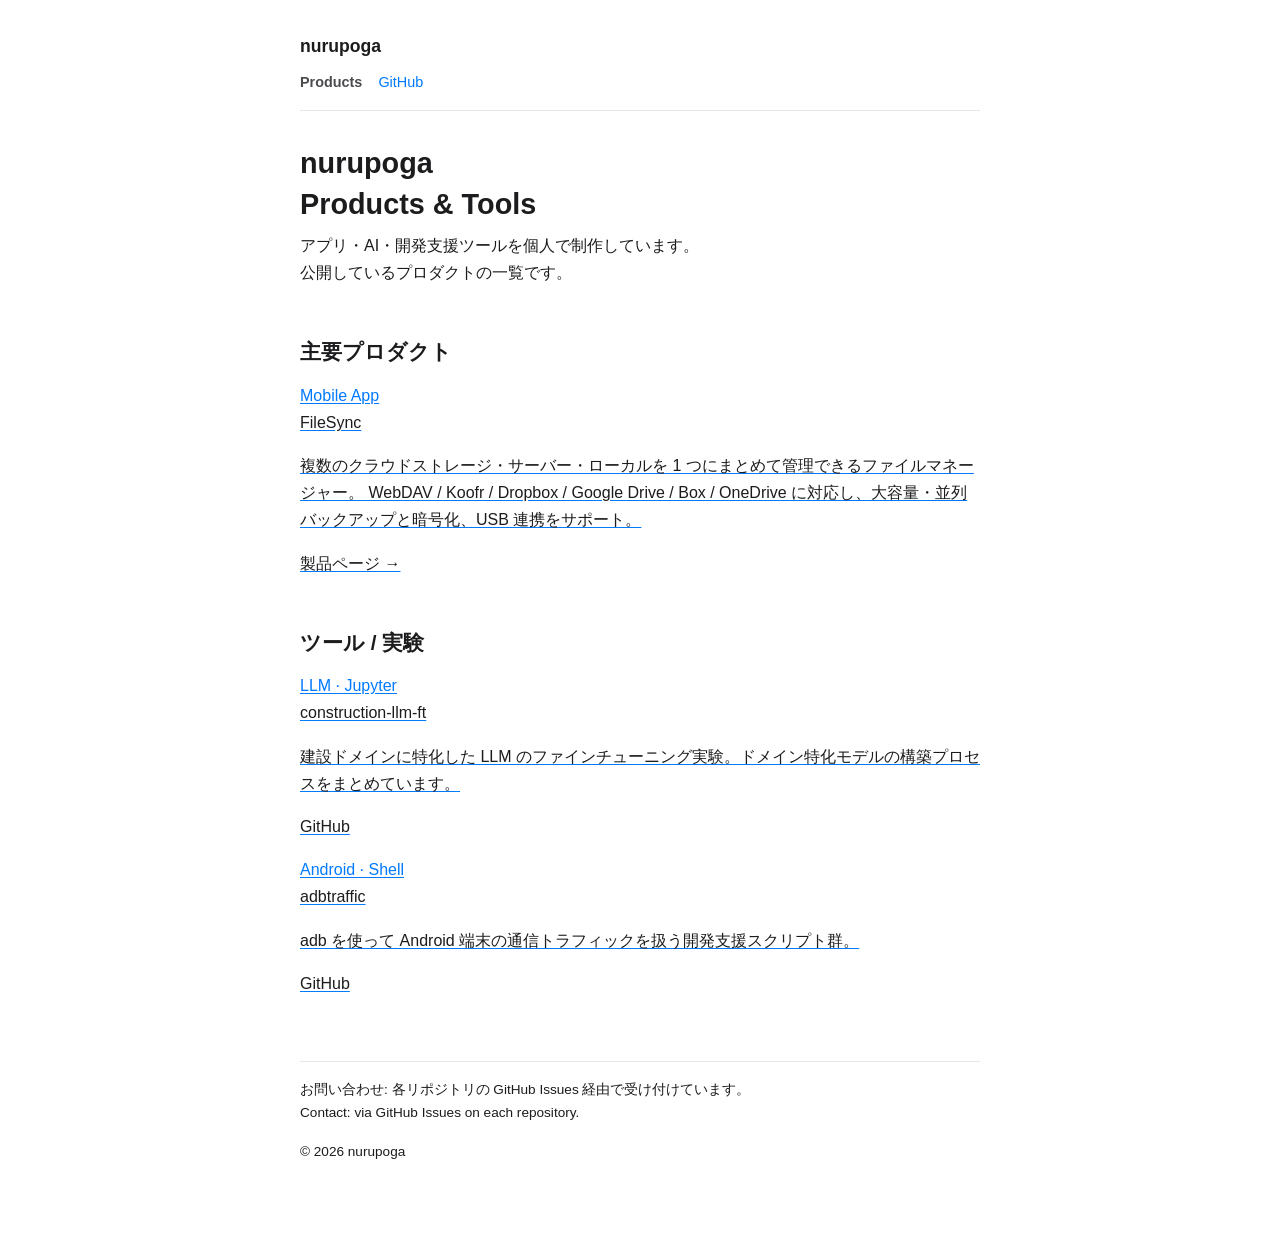
<file: index.html>
<!DOCTYPE html>
<html lang="ja">
<head>
<meta charset="UTF-8">
<meta name="viewport" content="width=device-width, initial-scale=1.0">
<meta name="robots" content="index,follow">
<title>nurupoga — Products & Tools</title>
<meta name="description" content="nurupoga が制作したアプリ・ツールのポータル。FileSync をはじめ、AI・モバイル・開発支援ツールを公開しています。">
<link rel="canonical" href="https://nurupoga.net/">
<link rel="stylesheet" href="style.css">
</head>
<body>
<div class="container">
  <header>
    <p class="site-title"><a href="./index.html">nurupoga</a></p>
    <nav class="lang-switch" aria-label="Navigation">
      <a href="#products" class="active">Products</a>
      <a href="https://github.com/nurupoga" target="_blank" rel="noopener">GitHub</a>
    </nav>
  </header>

  <section class="hero">
    <h1>nurupoga<br><span class="hero-sub">Products &amp; Tools</span></h1>
    <p class="hero-lead">
      アプリ・AI・開発支援ツールを個人で制作しています。<br>
      公開しているプロダクトの一覧です。
    </p>
  </section>

  <h2 id="products">主要プロダクト</h2>

  <!-- FileSync: 最優先・大きく扱う -->
  <a class="product-card product-card-feature" href="./filesync/index.html">
    <div class="product-badge">Mobile App</div>
    <p class="product-title">FileSync</p>
    <p class="product-desc">
      複数のクラウドストレージ・サーバー・ローカルを 1 つにまとめて管理できるファイルマネージャー。
      WebDAV / Koofr / Dropbox / Google Drive / Box / OneDrive に対応し、大容量・並列バックアップと暗号化、USB 連携をサポート。
    </p>
    <p class="product-links">
      <span class="product-link-pill">製品ページ →</span>
    </p>
  </a>

  <h2>ツール / 実験</h2>
  <div class="product-grid">

    <a class="product-card" href="https://github.com/nurupoga/construction-llm-ft" target="_blank" rel="noopener">
      <div class="product-badge">LLM · Jupyter</div>
      <p class="product-title">construction-llm-ft</p>
      <p class="product-desc">
        建設ドメインに特化した LLM のファインチューニング実験。ドメイン特化モデルの構築プロセスをまとめています。
      </p>
      <p class="product-links"><span class="product-link-pill">GitHub</span></p>
    </a>

    <a class="product-card" href="https://github.com/nurupoga/adbtraffic" target="_blank" rel="noopener">
      <div class="product-badge">Android · Shell</div>
      <p class="product-title">adbtraffic</p>
      <p class="product-desc">
        adb を使って Android 端末の通信トラフィックを扱う開発支援スクリプト群。
      </p>
      <p class="product-links"><span class="product-link-pill">GitHub</span></p>
    </a>

  </div>

  <footer>
    <p>
      お問い合わせ: 各リポジトリの GitHub Issues 経由で受け付けています。<br>
      Contact: via GitHub Issues on each repository.
    </p>
    <p>&copy; 2026 nurupoga</p>
  </footer>
</div>
</body>
</html>
</file>
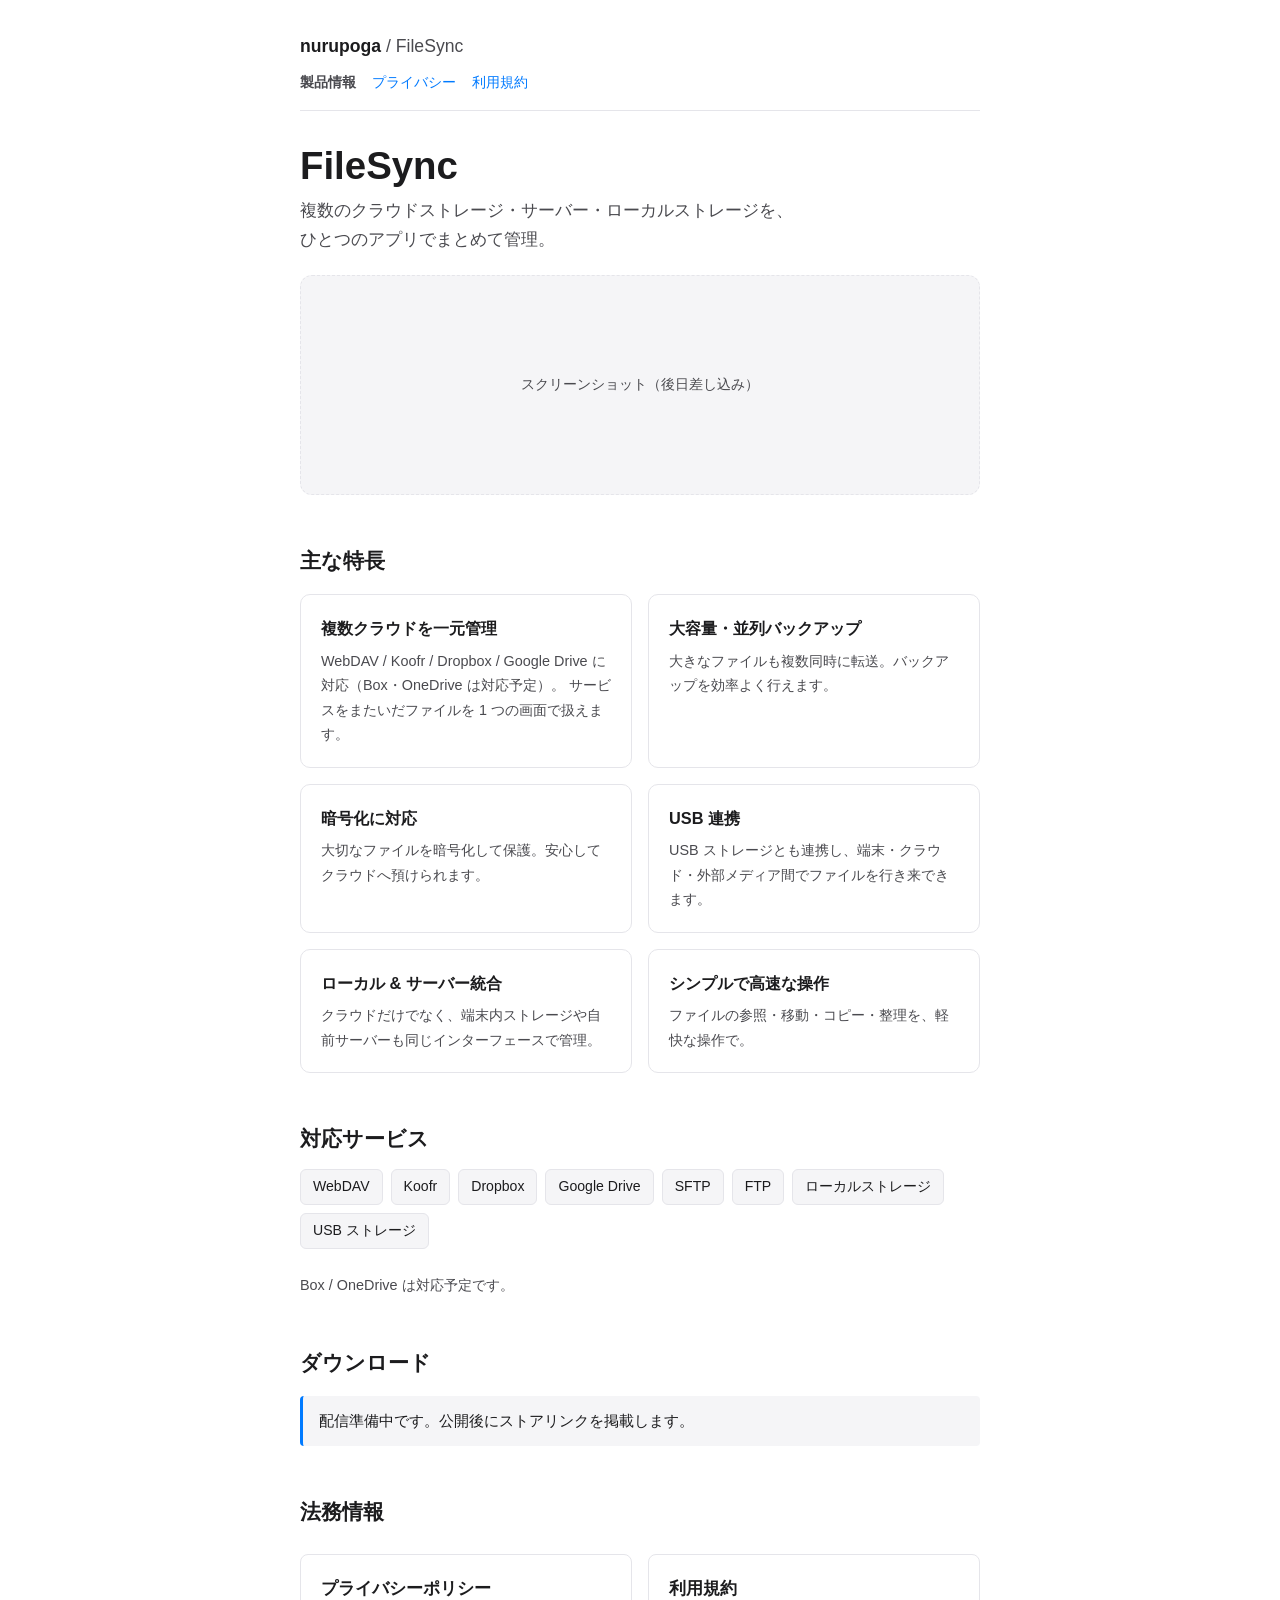
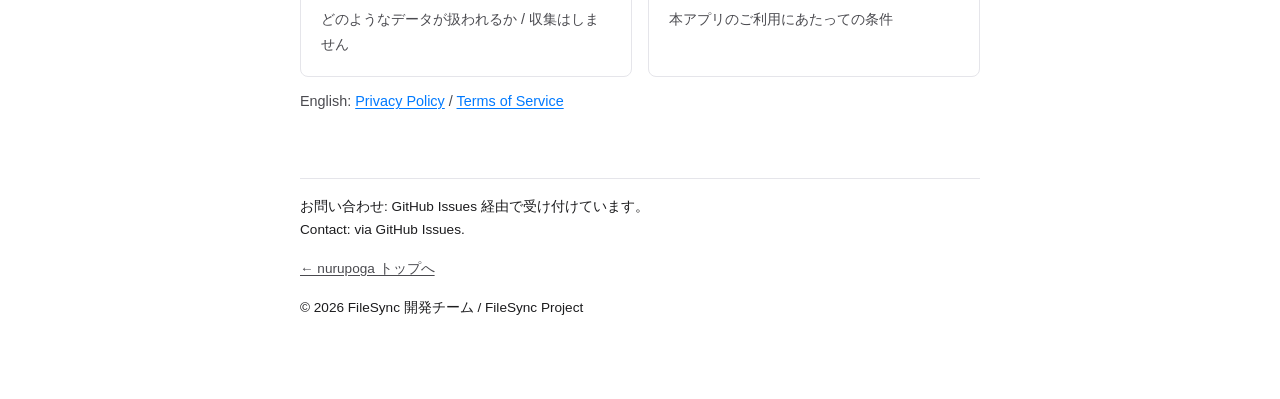
<file: filesync/index.html>
<!DOCTYPE html>
<html lang="ja">
<head>
<meta charset="UTF-8">
<meta name="viewport" content="width=device-width, initial-scale=1.0">
<meta name="robots" content="index,follow">
<title>FileSync — 複数クラウドを 1 つにまとめるファイルマネージャー</title>
<meta name="description" content="FileSync は WebDAV / Koofr / Dropbox / Google Drive / SFTP / FTP など複数のクラウドストレージとローカル・サーバーを統合管理するファイルマネージャー。大容量・並列バックアップ、暗号化、USB 連携に対応。">
<link rel="canonical" href="https://nurupoga.net/filesync/">
<link rel="stylesheet" href="./style.css">
</head>
<body>
<div class="container">
  <header>
    <p class="site-title"><a href="../index.html">nurupoga</a> <span class="crumb">/ FileSync</span></p>
    <nav class="lang-switch" aria-label="Navigation">
      <a href="./index.html" class="active">製品情報</a>
      <a href="./privacy.html">プライバシー</a>
      <a href="./terms.html">利用規約</a>
    </nav>
  </header>

  <section class="hero">
    <h1>FileSync</h1>
    <p class="hero-lead">
      複数のクラウドストレージ・サーバー・ローカルストレージを、<br>
      ひとつのアプリでまとめて管理。
    </p>
    <!-- スクリーンショット差し込み用プレースホルダ -->
    <div class="screenshot-placeholder">
      <span>スクリーンショット（後日差し込み）</span>
    </div>
  </section>

  <h2>主な特長</h2>
  <div class="feature-grid">

    <div class="feature-card">
      <p class="feature-title">複数クラウドを一元管理</p>
      <p class="feature-desc">
        WebDAV / Koofr / Dropbox / Google Drive に対応（Box・OneDrive は対応予定）。
        サービスをまたいだファイルを 1 つの画面で扱えます。
      </p>
    </div>

    <div class="feature-card">
      <p class="feature-title">大容量・並列バックアップ</p>
      <p class="feature-desc">
        大きなファイルも複数同時に転送。バックアップを効率よく行えます。
      </p>
    </div>

    <div class="feature-card">
      <p class="feature-title">暗号化に対応</p>
      <p class="feature-desc">
        大切なファイルを暗号化して保護。安心してクラウドへ預けられます。
      </p>
    </div>

    <div class="feature-card">
      <p class="feature-title">USB 連携</p>
      <p class="feature-desc">
        USB ストレージとも連携し、端末・クラウド・外部メディア間でファイルを行き来できます。
      </p>
    </div>

    <div class="feature-card">
      <p class="feature-title">ローカル & サーバー統合</p>
      <p class="feature-desc">
        クラウドだけでなく、端末内ストレージや自前サーバーも同じインターフェースで管理。
      </p>
    </div>

    <div class="feature-card">
      <p class="feature-title">シンプルで高速な操作</p>
      <p class="feature-desc">
        ファイルの参照・移動・コピー・整理を、軽快な操作で。
      </p>
    </div>

  </div>

  <h2>対応サービス</h2>
  <ul class="service-list">
    <li>WebDAV</li>
    <li>Koofr</li>
    <li>Dropbox</li>
    <li>Google Drive</li>
    <li>SFTP</li>
    <li>FTP</li>
    <li>ローカルストレージ</li>
    <li>USB ストレージ</li>
  </ul>
  <p class="meta" style="margin-top:8px">Box / OneDrive は対応予定です。</p>

  <h2>ダウンロード</h2>
  <p class="notice">
    配信準備中です。公開後にストアリンクを掲載します。
  </p>

  <h2>法務情報</h2>
  <div class="index-cards">
    <a class="index-card" href="./privacy.html">
      <p class="card-title">プライバシーポリシー</p>
      <p class="card-sub">どのようなデータが扱われるか / 収集はしません</p>
    </a>
    <a class="index-card" href="./terms.html">
      <p class="card-title">利用規約</p>
      <p class="card-sub">本アプリのご利用にあたっての条件</p>
    </a>
  </div>
  <p class="meta" style="margin-top:12px">
    English: <a href="./privacy_en.html">Privacy Policy</a> / <a href="./terms_en.html">Terms of Service</a>
  </p>

  <footer>
    <p>
      お問い合わせ: GitHub Issues 経由で受け付けています。<br>
      Contact: via GitHub Issues.
    </p>
    <p><a href="../index.html">← nurupoga トップへ</a></p>
    <p>&copy; 2026 FileSync 開発チーム / FileSync Project</p>
  </footer>
</div>
</body>
</html>
</file>
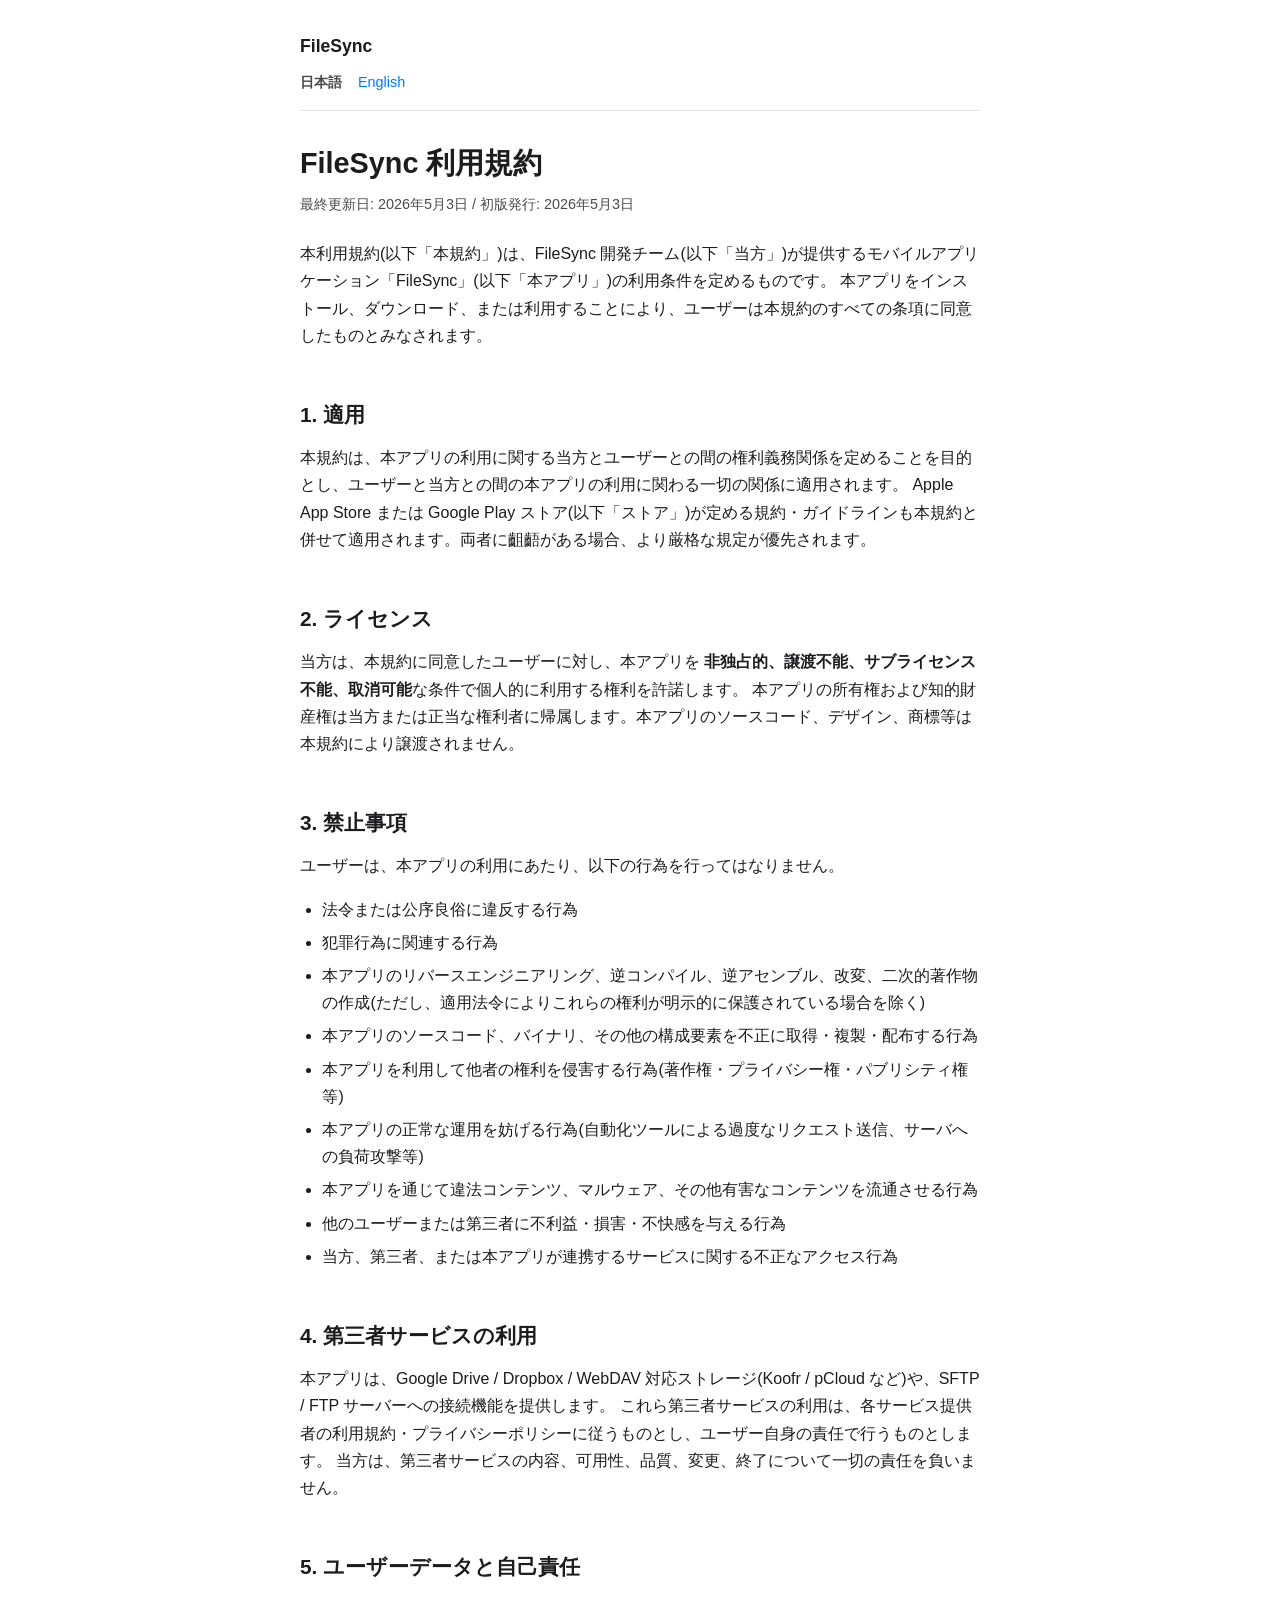
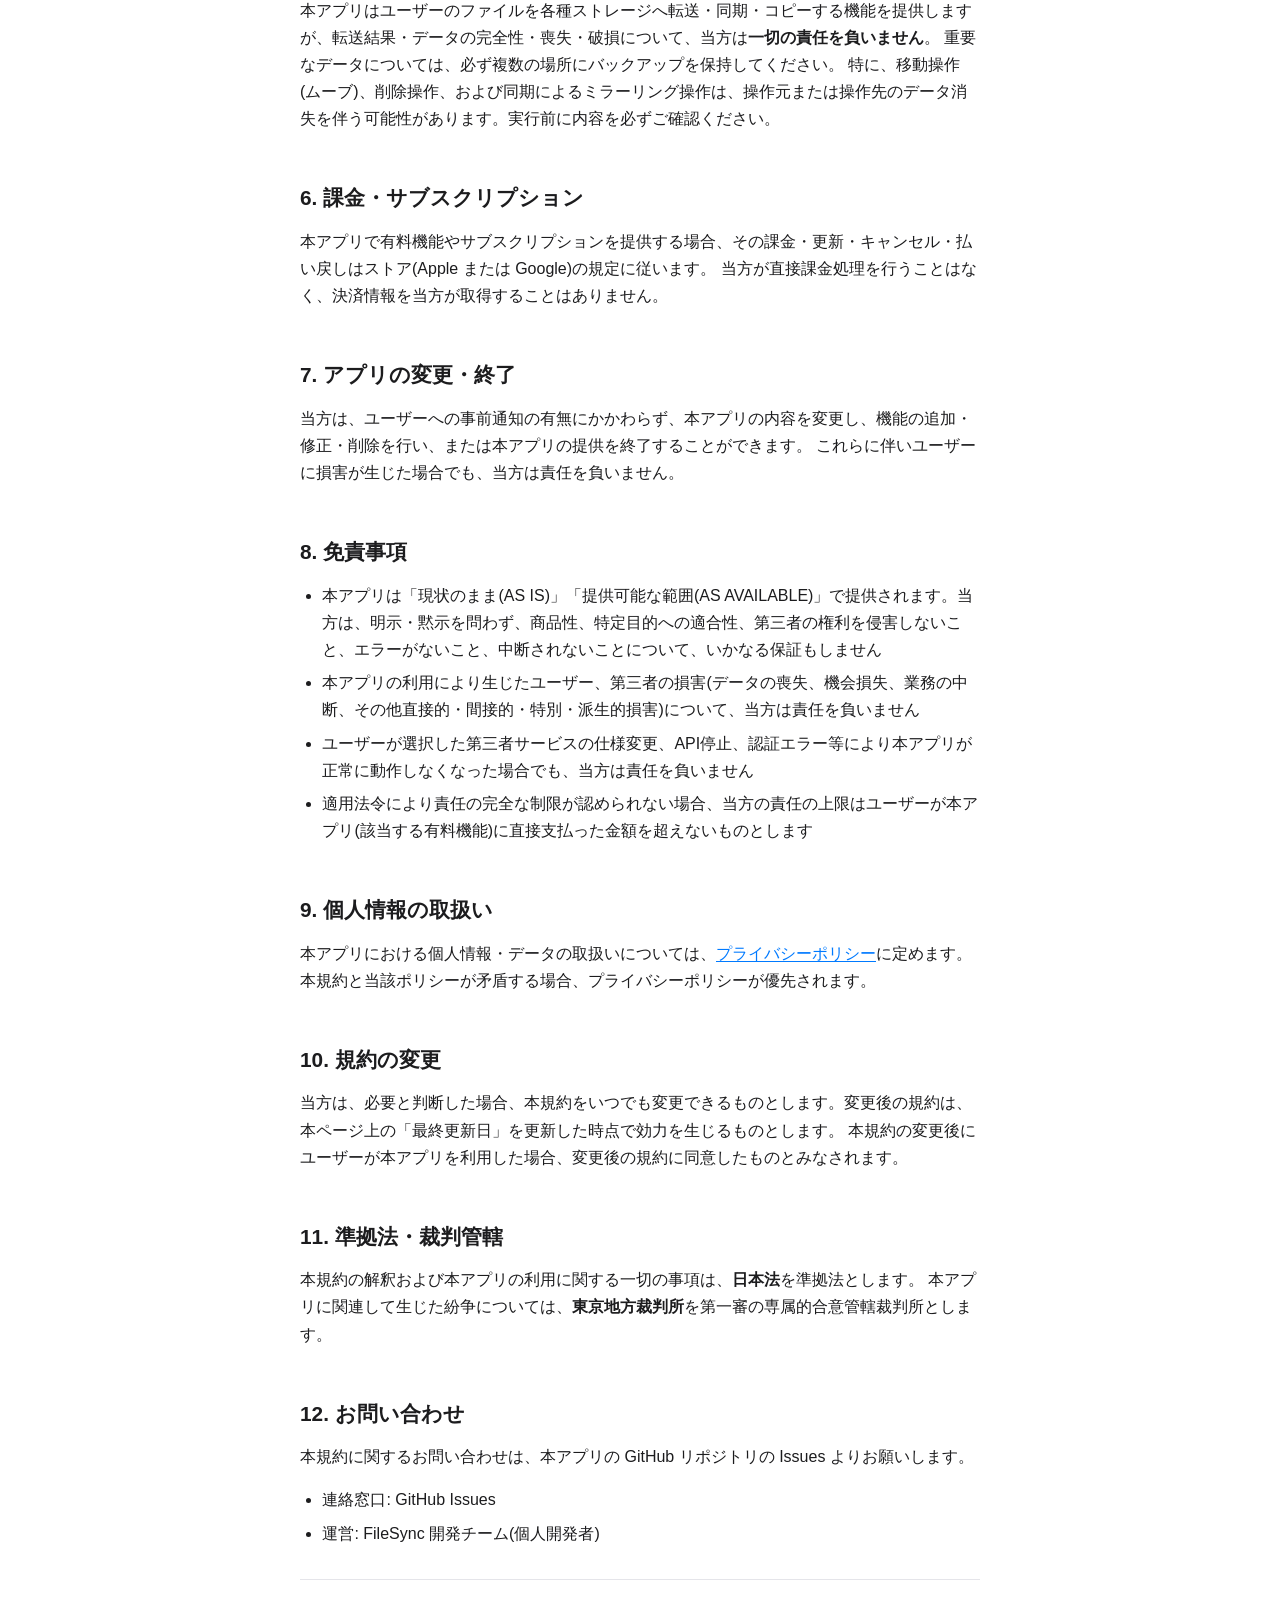
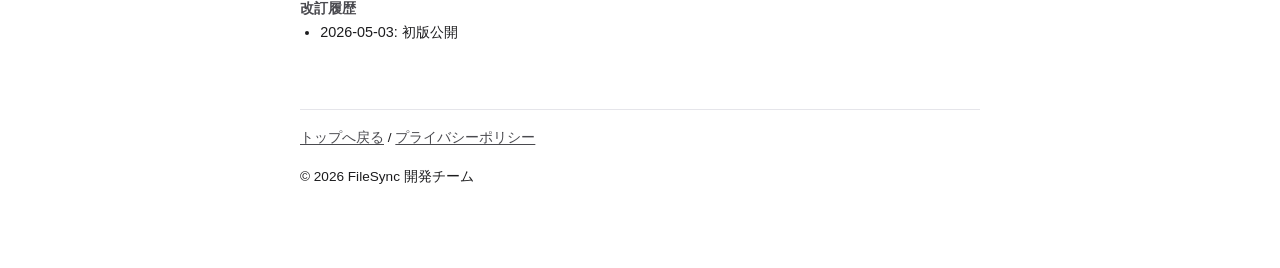
<file: terms.html>
<!DOCTYPE html>
<html lang="ja">
<head>
<meta charset="UTF-8">
<meta name="viewport" content="width=device-width, initial-scale=1.0">
<meta name="robots" content="noindex,follow">
<title>Moved — FileSync Terms of Service</title>
<link rel="canonical" href="https://nurupoga.net/filesync/terms.html">
<meta http-equiv="refresh" content="0; url=./filesync/terms.html">
<link rel="stylesheet" href="style.css">
</head>
<body>
<div class="container">
  <p>このページは <a href="./filesync/terms.html">https://nurupoga.net/filesync/terms.html</a> に移動しました。</p>
  <p>This page has moved to <a href="./filesync/terms.html">https://nurupoga.net/filesync/terms.html</a>.</p>
</div>
<script>location.replace("./filesync/terms.html");</script>
</body>
</html>
</file>
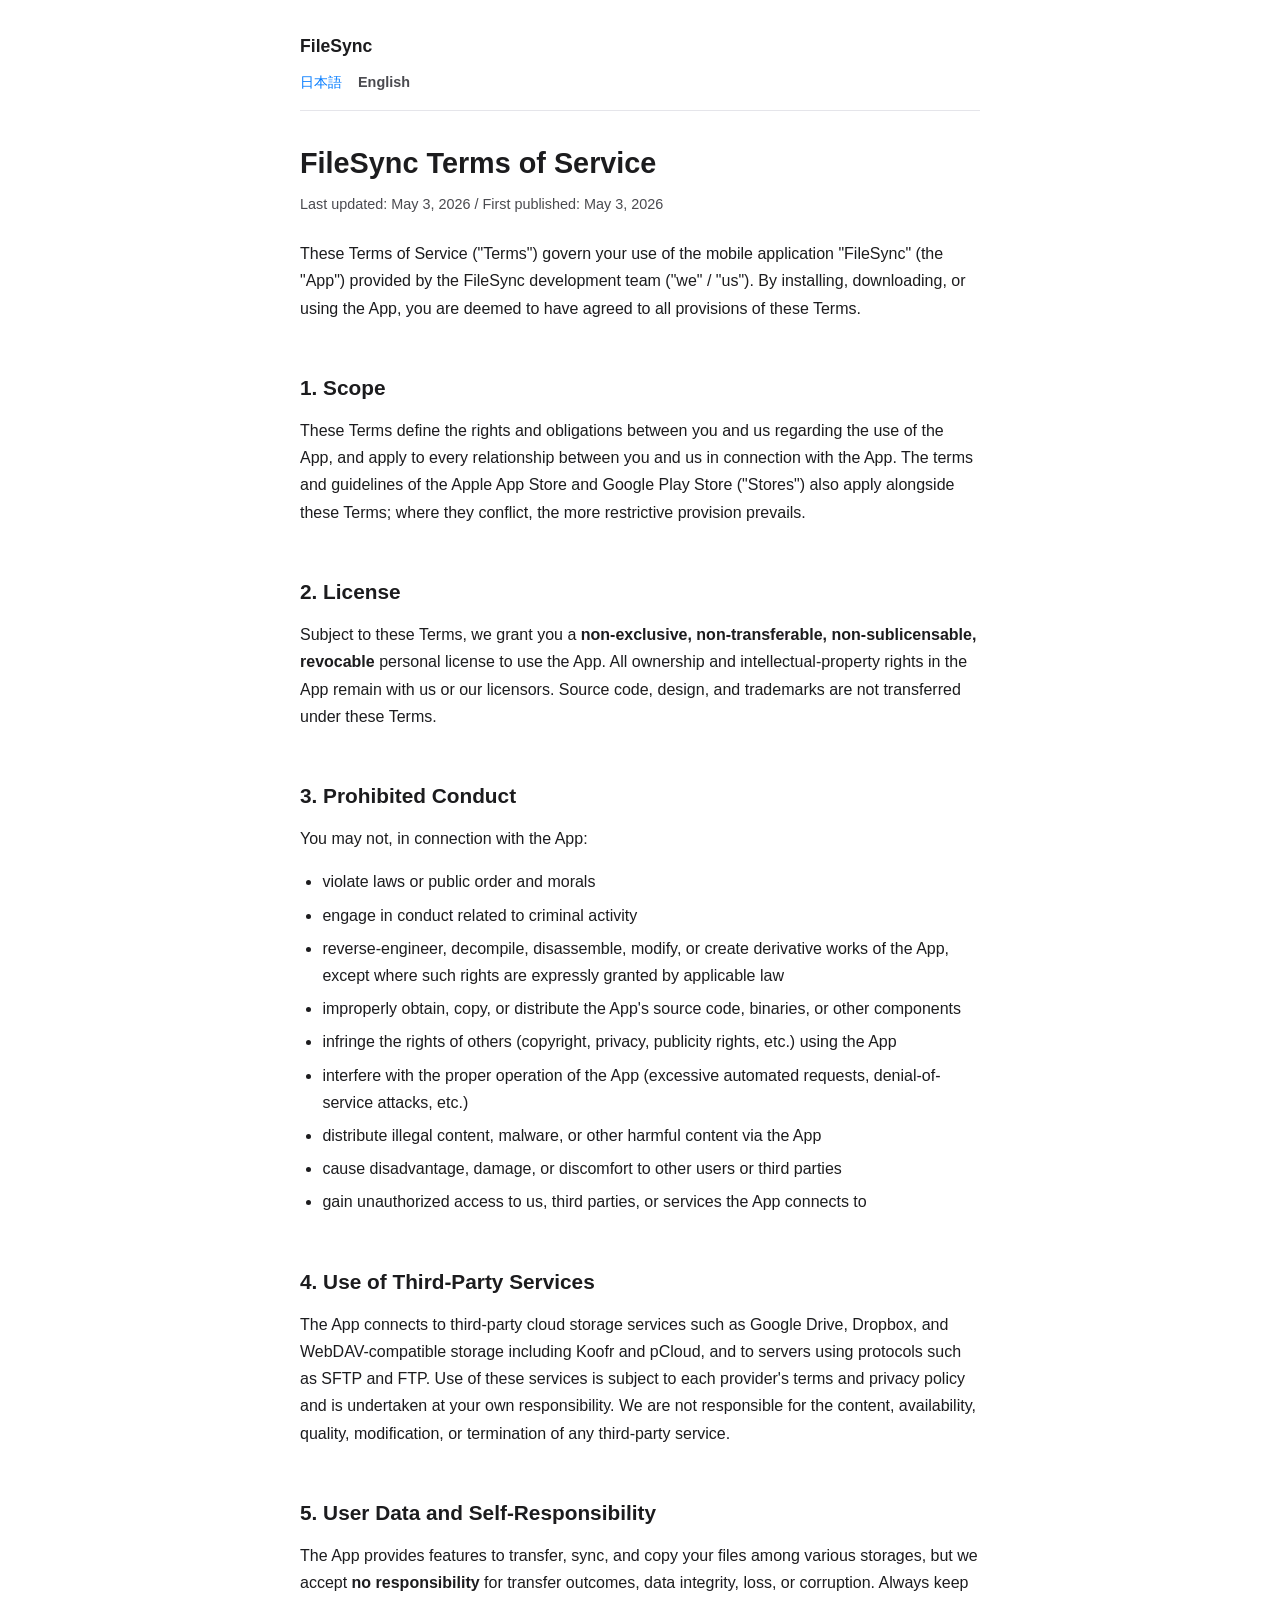
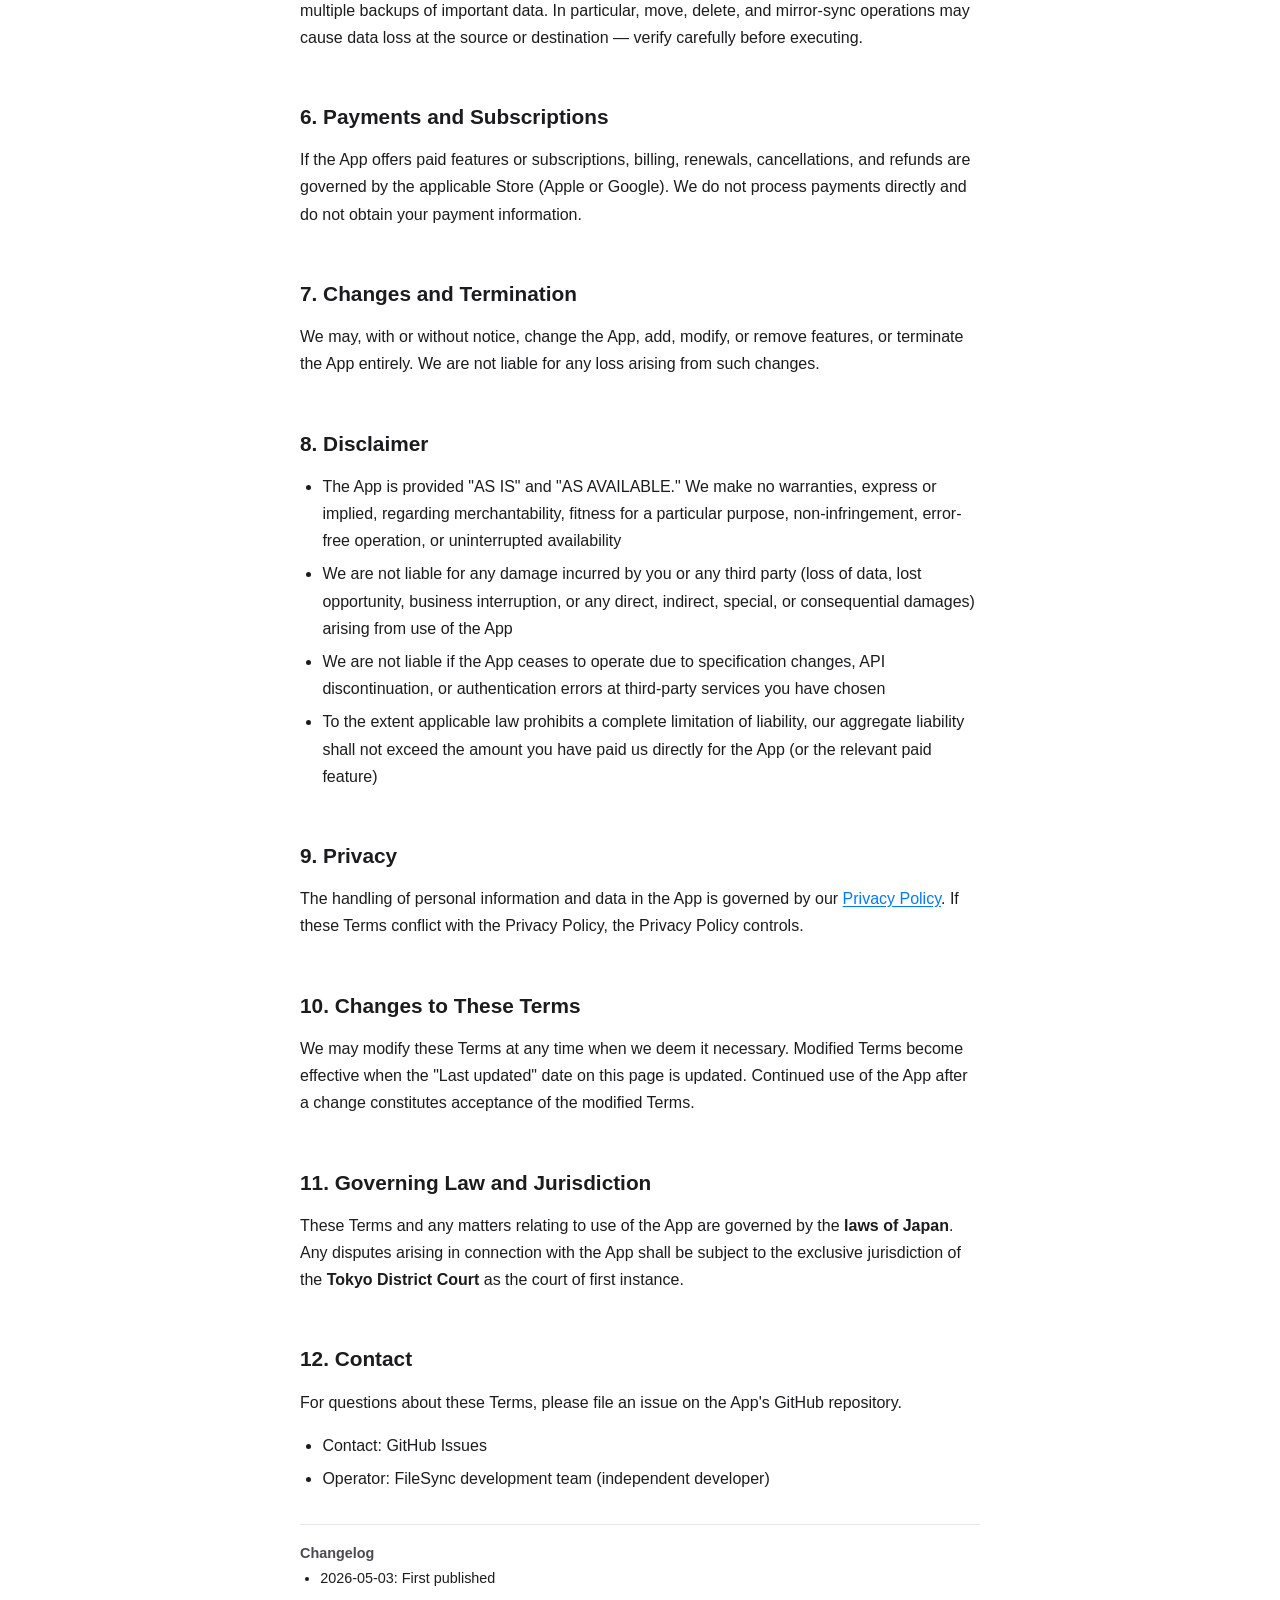
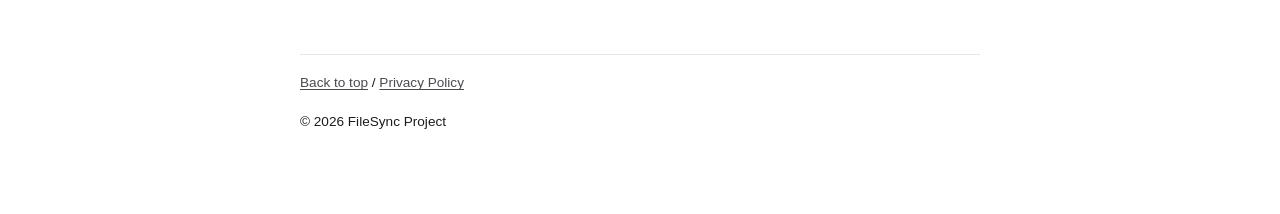
<file: terms_en.html>
<!DOCTYPE html>
<html lang="ja">
<head>
<meta charset="UTF-8">
<meta name="viewport" content="width=device-width, initial-scale=1.0">
<meta name="robots" content="noindex,follow">
<title>Moved — FileSync Terms of Service</title>
<link rel="canonical" href="https://nurupoga.net/filesync/terms_en.html">
<meta http-equiv="refresh" content="0; url=./filesync/terms_en.html">
<link rel="stylesheet" href="style.css">
</head>
<body>
<div class="container">
  <p>このページは <a href="./filesync/terms_en.html">https://nurupoga.net/filesync/terms_en.html</a> に移動しました。</p>
  <p>This page has moved to <a href="./filesync/terms_en.html">https://nurupoga.net/filesync/terms_en.html</a>.</p>
</div>
<script>location.replace("./filesync/terms_en.html");</script>
</body>
</html>
</file>
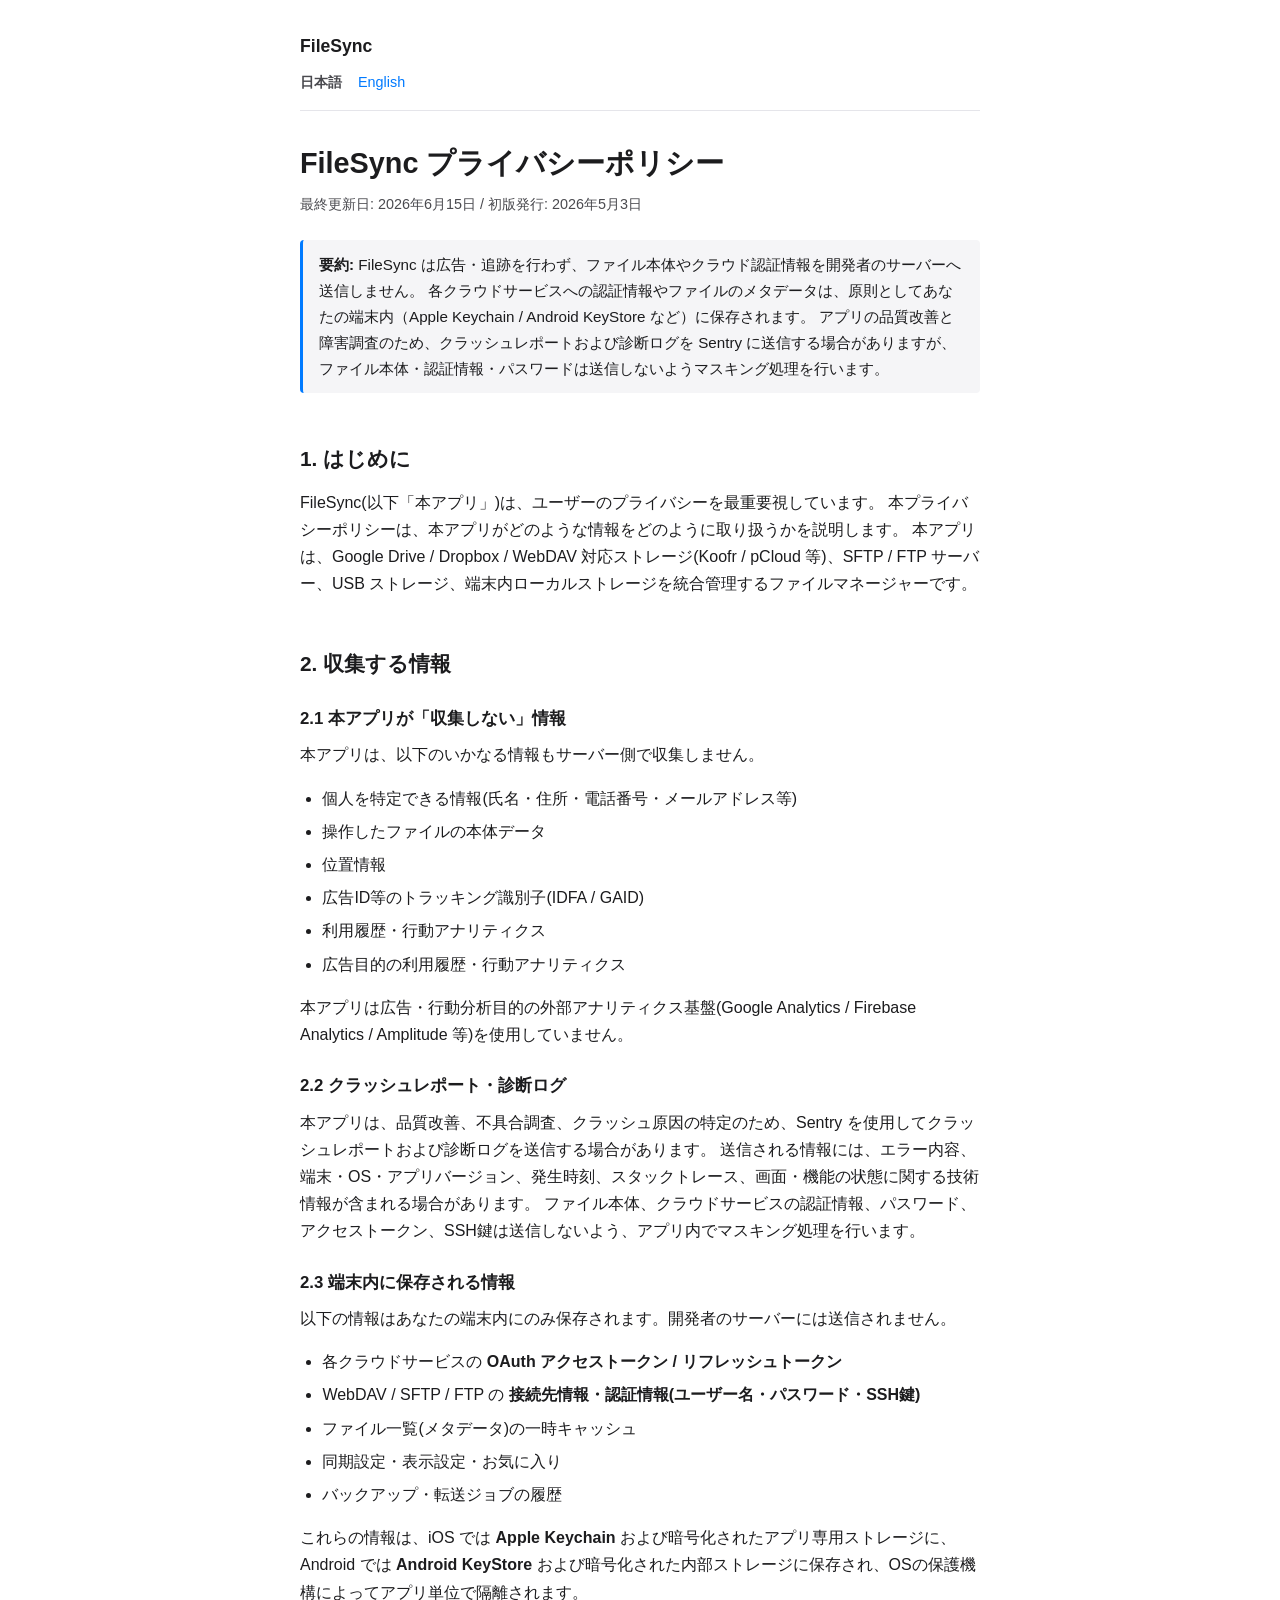
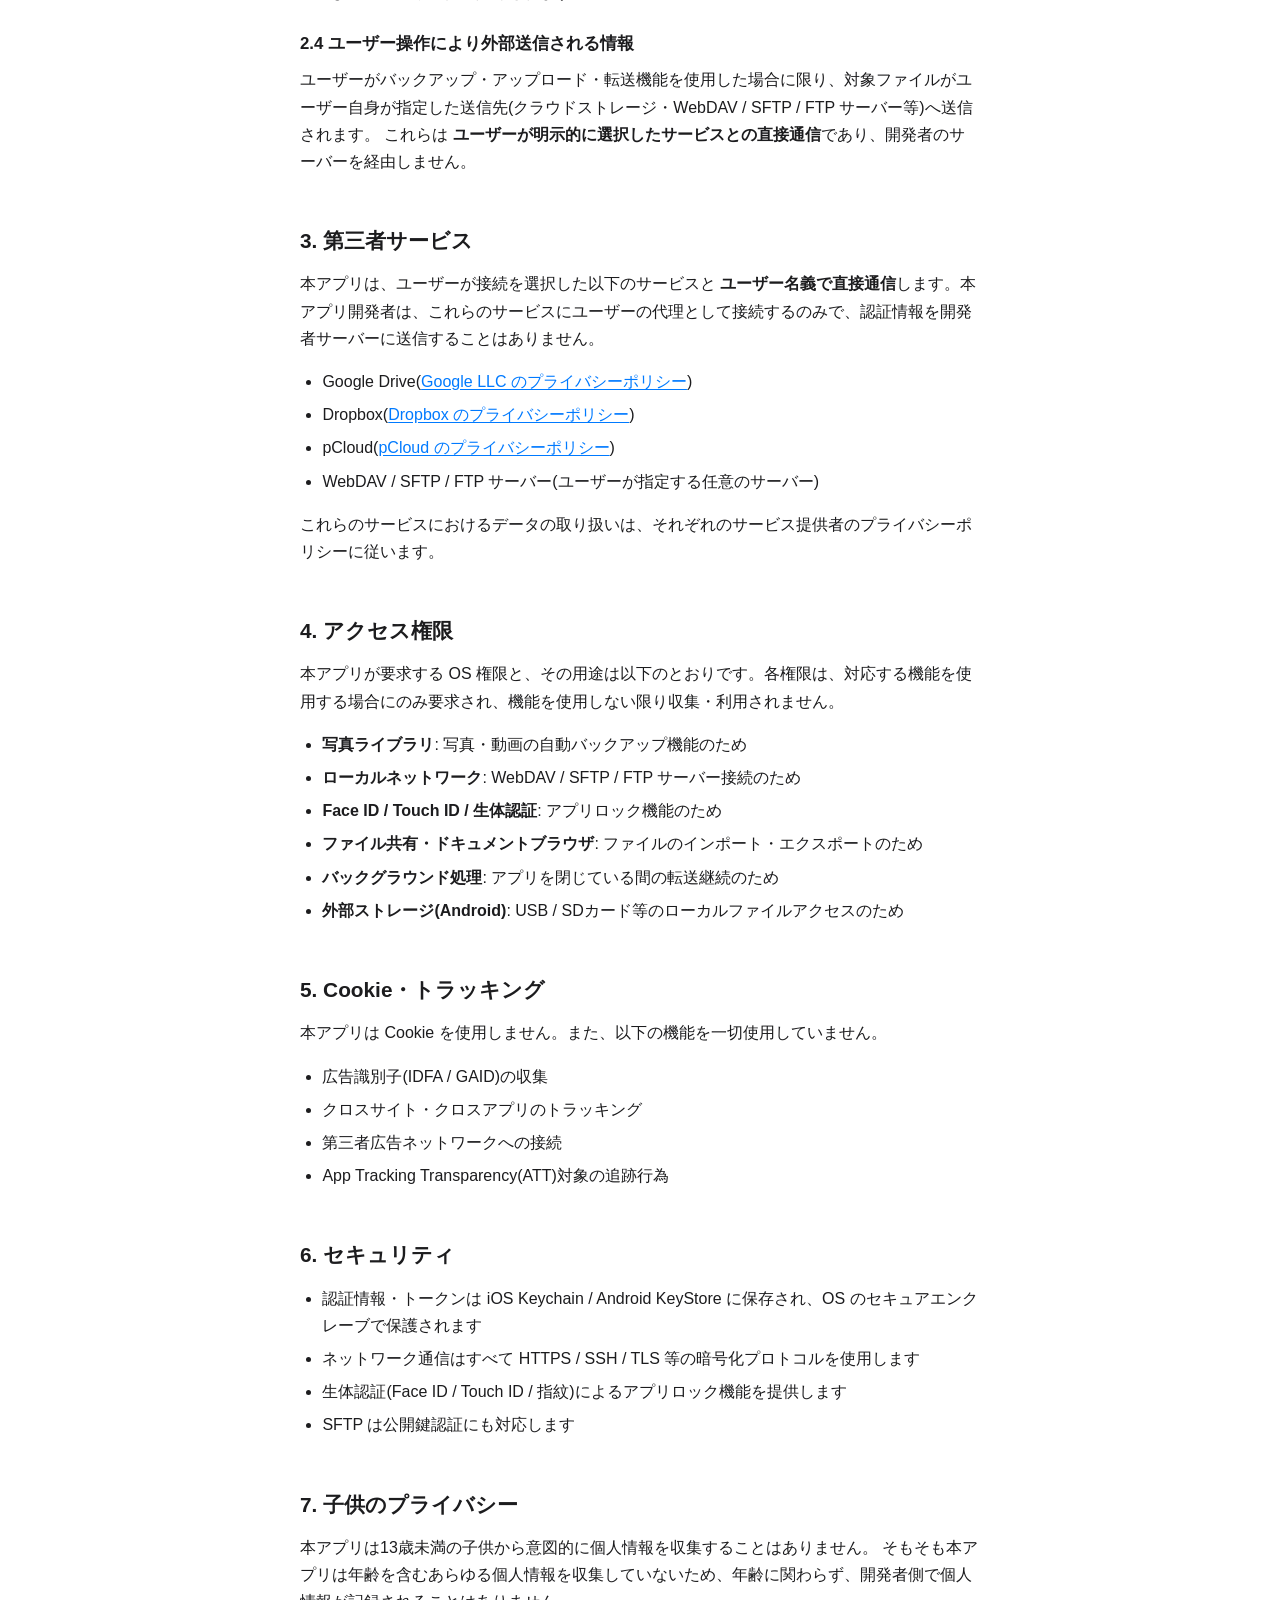
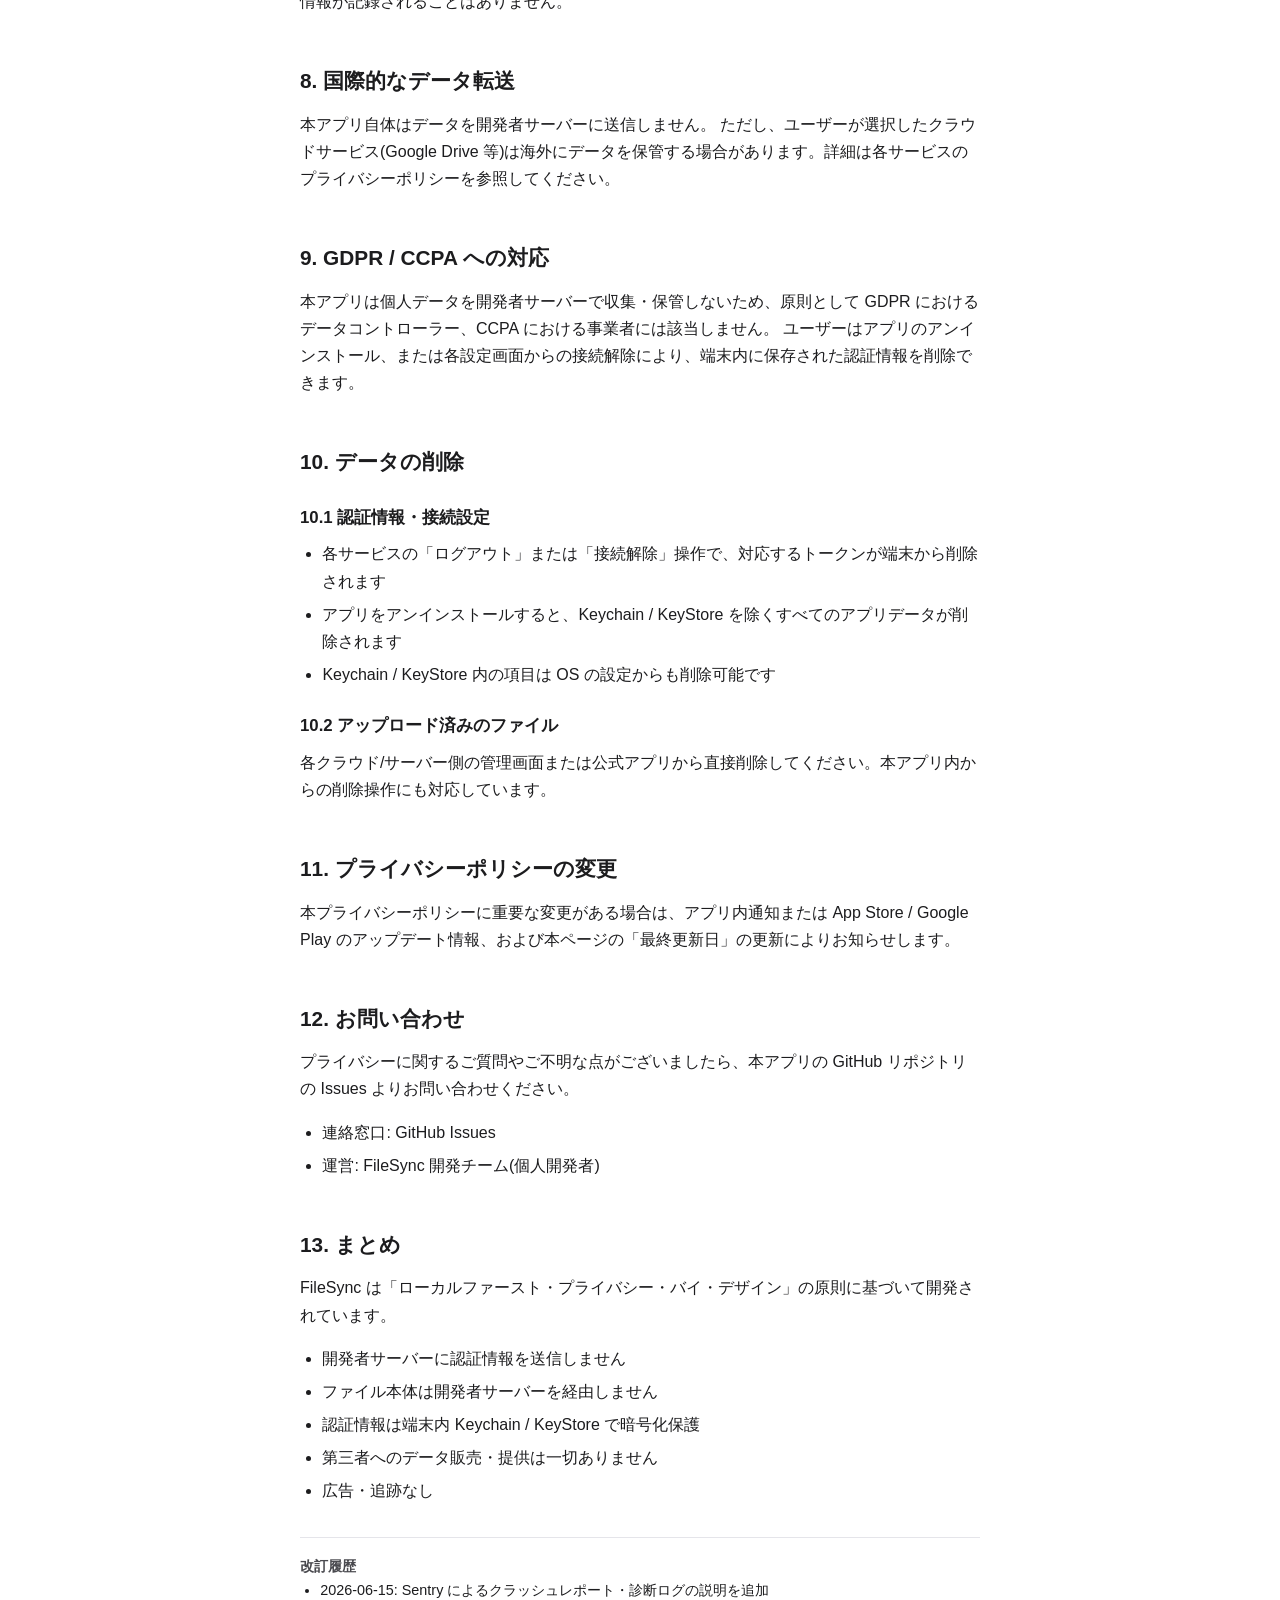
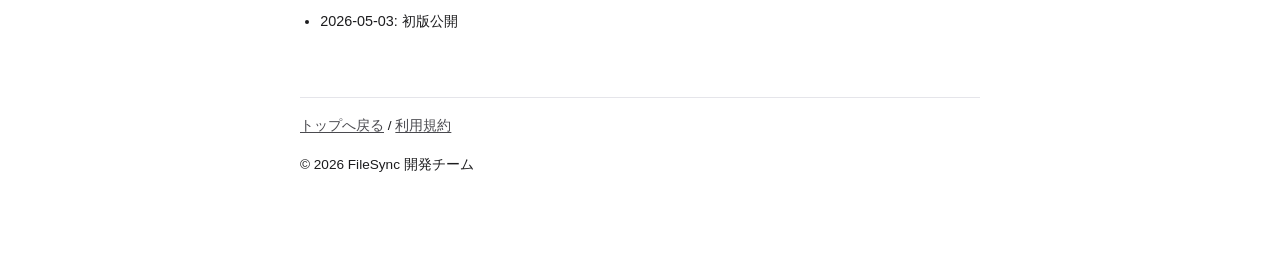
<file: filesync/privacy.html>
<!DOCTYPE html>
<html lang="ja">
<head>
<meta charset="UTF-8">
<meta name="viewport" content="width=device-width, initial-scale=1.0">
<meta name="robots" content="index,follow">
<title>プライバシーポリシー — FileSync</title>
<link rel="stylesheet" href="style.css">
</head>
<body>
<div class="container">
  <header>
    <p class="site-title"><a href="./index.html">FileSync</a></p>
    <nav class="lang-switch" aria-label="Language">
      <a href="./privacy.html" class="active">日本語</a>
      <a href="./privacy_en.html">English</a>
    </nav>
  </header>

  <h1>FileSync プライバシーポリシー</h1>
  <p class="meta">最終更新日: 2026年6月15日 / 初版発行: 2026年5月3日</p>

  <div class="notice">
    <strong>要約:</strong> FileSync は広告・追跡を行わず、ファイル本体やクラウド認証情報を開発者のサーバーへ送信しません。
    各クラウドサービスへの認証情報やファイルのメタデータは、原則としてあなたの端末内（Apple Keychain / Android KeyStore など）に保存されます。
    アプリの品質改善と障害調査のため、クラッシュレポートおよび診断ログを Sentry に送信する場合がありますが、ファイル本体・認証情報・パスワードは送信しないようマスキング処理を行います。
  </div>

  <h2>1. はじめに</h2>
  <p>
    FileSync(以下「本アプリ」)は、ユーザーのプライバシーを最重要視しています。
    本プライバシーポリシーは、本アプリがどのような情報をどのように取り扱うかを説明します。
    本アプリは、Google Drive / Dropbox / WebDAV 対応ストレージ(Koofr / pCloud 等)、SFTP / FTP サーバー、USB ストレージ、端末内ローカルストレージを統合管理するファイルマネージャーです。
  </p>

  <h2>2. 収集する情報</h2>
  <h3>2.1 本アプリが「収集しない」情報</h3>
  <p>本アプリは、以下のいかなる情報もサーバー側で収集しません。</p>
  <ul>
    <li>個人を特定できる情報(氏名・住所・電話番号・メールアドレス等)</li>
    <li>操作したファイルの本体データ</li>
    <li>位置情報</li>
    <li>広告ID等のトラッキング識別子(IDFA / GAID)</li>
    <li>利用履歴・行動アナリティクス</li>
    <li>広告目的の利用履歴・行動アナリティクス</li>
  </ul>
  <p>本アプリは広告・行動分析目的の外部アナリティクス基盤(Google Analytics / Firebase Analytics / Amplitude 等)を使用していません。</p>

  <h3>2.2 クラッシュレポート・診断ログ</h3>
  <p>
    本アプリは、品質改善、不具合調査、クラッシュ原因の特定のため、Sentry を使用してクラッシュレポートおよび診断ログを送信する場合があります。
    送信される情報には、エラー内容、端末・OS・アプリバージョン、発生時刻、スタックトレース、画面・機能の状態に関する技術情報が含まれる場合があります。
    ファイル本体、クラウドサービスの認証情報、パスワード、アクセストークン、SSH鍵は送信しないよう、アプリ内でマスキング処理を行います。
  </p>

  <h3>2.3 端末内に保存される情報</h3>
  <p>
    以下の情報はあなたの端末内にのみ保存されます。開発者のサーバーには送信されません。
  </p>
  <ul>
    <li>各クラウドサービスの <strong>OAuth アクセストークン / リフレッシュトークン</strong></li>
    <li>WebDAV / SFTP / FTP の <strong>接続先情報・認証情報(ユーザー名・パスワード・SSH鍵)</strong></li>
    <li>ファイル一覧(メタデータ)の一時キャッシュ</li>
    <li>同期設定・表示設定・お気に入り</li>
    <li>バックアップ・転送ジョブの履歴</li>
  </ul>
  <p>
    これらの情報は、iOS では <strong>Apple Keychain</strong> および暗号化されたアプリ専用ストレージに、Android では <strong>Android KeyStore</strong> および暗号化された内部ストレージに保存され、OSの保護機構によってアプリ単位で隔離されます。
  </p>

  <h3>2.4 ユーザー操作により外部送信される情報</h3>
  <p>
    ユーザーがバックアップ・アップロード・転送機能を使用した場合に限り、対象ファイルがユーザー自身が指定した送信先(クラウドストレージ・WebDAV / SFTP / FTP サーバー等)へ送信されます。
    これらは <strong>ユーザーが明示的に選択したサービスとの直接通信</strong>であり、開発者のサーバーを経由しません。
  </p>

  <h2>3. 第三者サービス</h2>
  <p>
    本アプリは、ユーザーが接続を選択した以下のサービスと <strong>ユーザー名義で直接通信</strong>します。本アプリ開発者は、これらのサービスにユーザーの代理として接続するのみで、認証情報を開発者サーバーに送信することはありません。
  </p>
  <ul>
    <li>Google Drive(<a href="https://policies.google.com/privacy" target="_blank" rel="noopener">Google LLC のプライバシーポリシー</a>)</li>
    <li>Dropbox(<a href="https://www.dropbox.com/privacy" target="_blank" rel="noopener">Dropbox のプライバシーポリシー</a>)</li>
    <li>pCloud(<a href="https://www.pcloud.com/help/privacy-policy" target="_blank" rel="noopener">pCloud のプライバシーポリシー</a>)</li>
    <li>WebDAV / SFTP / FTP サーバー(ユーザーが指定する任意のサーバー)</li>
  </ul>
  <p>これらのサービスにおけるデータの取り扱いは、それぞれのサービス提供者のプライバシーポリシーに従います。</p>

  <h2>4. アクセス権限</h2>
  <p>本アプリが要求する OS 権限と、その用途は以下のとおりです。各権限は、対応する機能を使用する場合にのみ要求され、機能を使用しない限り収集・利用されません。</p>
  <ul>
    <li><strong>写真ライブラリ</strong>: 写真・動画の自動バックアップ機能のため</li>
    <li><strong>ローカルネットワーク</strong>: WebDAV / SFTP / FTP サーバー接続のため</li>
    <li><strong>Face ID / Touch ID / 生体認証</strong>: アプリロック機能のため</li>
    <li><strong>ファイル共有・ドキュメントブラウザ</strong>: ファイルのインポート・エクスポートのため</li>
    <li><strong>バックグラウンド処理</strong>: アプリを閉じている間の転送継続のため</li>
    <li><strong>外部ストレージ(Android)</strong>: USB / SDカード等のローカルファイルアクセスのため</li>
  </ul>

  <h2>5. Cookie・トラッキング</h2>
  <p>本アプリは Cookie を使用しません。また、以下の機能を一切使用していません。</p>
  <ul>
    <li>広告識別子(IDFA / GAID)の収集</li>
    <li>クロスサイト・クロスアプリのトラッキング</li>
    <li>第三者広告ネットワークへの接続</li>
    <li>App Tracking Transparency(ATT)対象の追跡行為</li>
  </ul>

  <h2>6. セキュリティ</h2>
  <ul>
    <li>認証情報・トークンは iOS Keychain / Android KeyStore に保存され、OS のセキュアエンクレーブで保護されます</li>
    <li>ネットワーク通信はすべて HTTPS / SSH / TLS 等の暗号化プロトコルを使用します</li>
    <li>生体認証(Face ID / Touch ID / 指紋)によるアプリロック機能を提供します</li>
    <li>SFTP は公開鍵認証にも対応します</li>
  </ul>

  <h2>7. 子供のプライバシー</h2>
  <p>
    本アプリは13歳未満の子供から意図的に個人情報を収集することはありません。
    そもそも本アプリは年齢を含むあらゆる個人情報を収集していないため、年齢に関わらず、開発者側で個人情報が記録されることはありません。
  </p>

  <h2>8. 国際的なデータ転送</h2>
  <p>
    本アプリ自体はデータを開発者サーバーに送信しません。
    ただし、ユーザーが選択したクラウドサービス(Google Drive 等)は海外にデータを保管する場合があります。詳細は各サービスのプライバシーポリシーを参照してください。
  </p>

  <h2>9. GDPR / CCPA への対応</h2>
  <p>
    本アプリは個人データを開発者サーバーで収集・保管しないため、原則として GDPR におけるデータコントローラー、CCPA における事業者には該当しません。
    ユーザーはアプリのアンインストール、または各設定画面からの接続解除により、端末内に保存された認証情報を削除できます。
  </p>

  <h2>10. データの削除</h2>
  <h3>10.1 認証情報・接続設定</h3>
  <ul>
    <li>各サービスの「ログアウト」または「接続解除」操作で、対応するトークンが端末から削除されます</li>
    <li>アプリをアンインストールすると、Keychain / KeyStore を除くすべてのアプリデータが削除されます</li>
    <li>Keychain / KeyStore 内の項目は OS の設定からも削除可能です</li>
  </ul>
  <h3>10.2 アップロード済みのファイル</h3>
  <p>
    各クラウド/サーバー側の管理画面または公式アプリから直接削除してください。本アプリ内からの削除操作にも対応しています。
  </p>

  <h2>11. プライバシーポリシーの変更</h2>
  <p>
    本プライバシーポリシーに重要な変更がある場合は、アプリ内通知または App Store / Google Play のアップデート情報、および本ページの「最終更新日」の更新によりお知らせします。
  </p>

  <h2>12. お問い合わせ</h2>
  <p>
    プライバシーに関するご質問やご不明な点がございましたら、本アプリの GitHub リポジトリの Issues よりお問い合わせください。
  </p>
  <ul>
    <li>連絡窓口: GitHub Issues</li>
    <li>運営: FileSync 開発チーム(個人開発者)</li>
  </ul>

  <h2>13. まとめ</h2>
  <p>FileSync は「ローカルファースト・プライバシー・バイ・デザイン」の原則に基づいて開発されています。</p>
  <ul>
    <li>開発者サーバーに認証情報を送信しません</li>
    <li>ファイル本体は開発者サーバーを経由しません</li>
    <li>認証情報は端末内 Keychain / KeyStore で暗号化保護</li>
    <li>第三者へのデータ販売・提供は一切ありません</li>
    <li>広告・追跡なし</li>
  </ul>

  <div class="changelog">
    <strong>改訂履歴</strong>
    <ul>
      <li>2026-06-15: Sentry によるクラッシュレポート・診断ログの説明を追加</li>
      <li>2026-05-03: 初版公開</li>
    </ul>
  </div>

  <footer>
    <p><a href="./index.html">トップへ戻る</a> / <a href="./terms.html">利用規約</a></p>
    <p>&copy; 2026 FileSync 開発チーム</p>
  </footer>
</div>
</body>
</html>
</file>
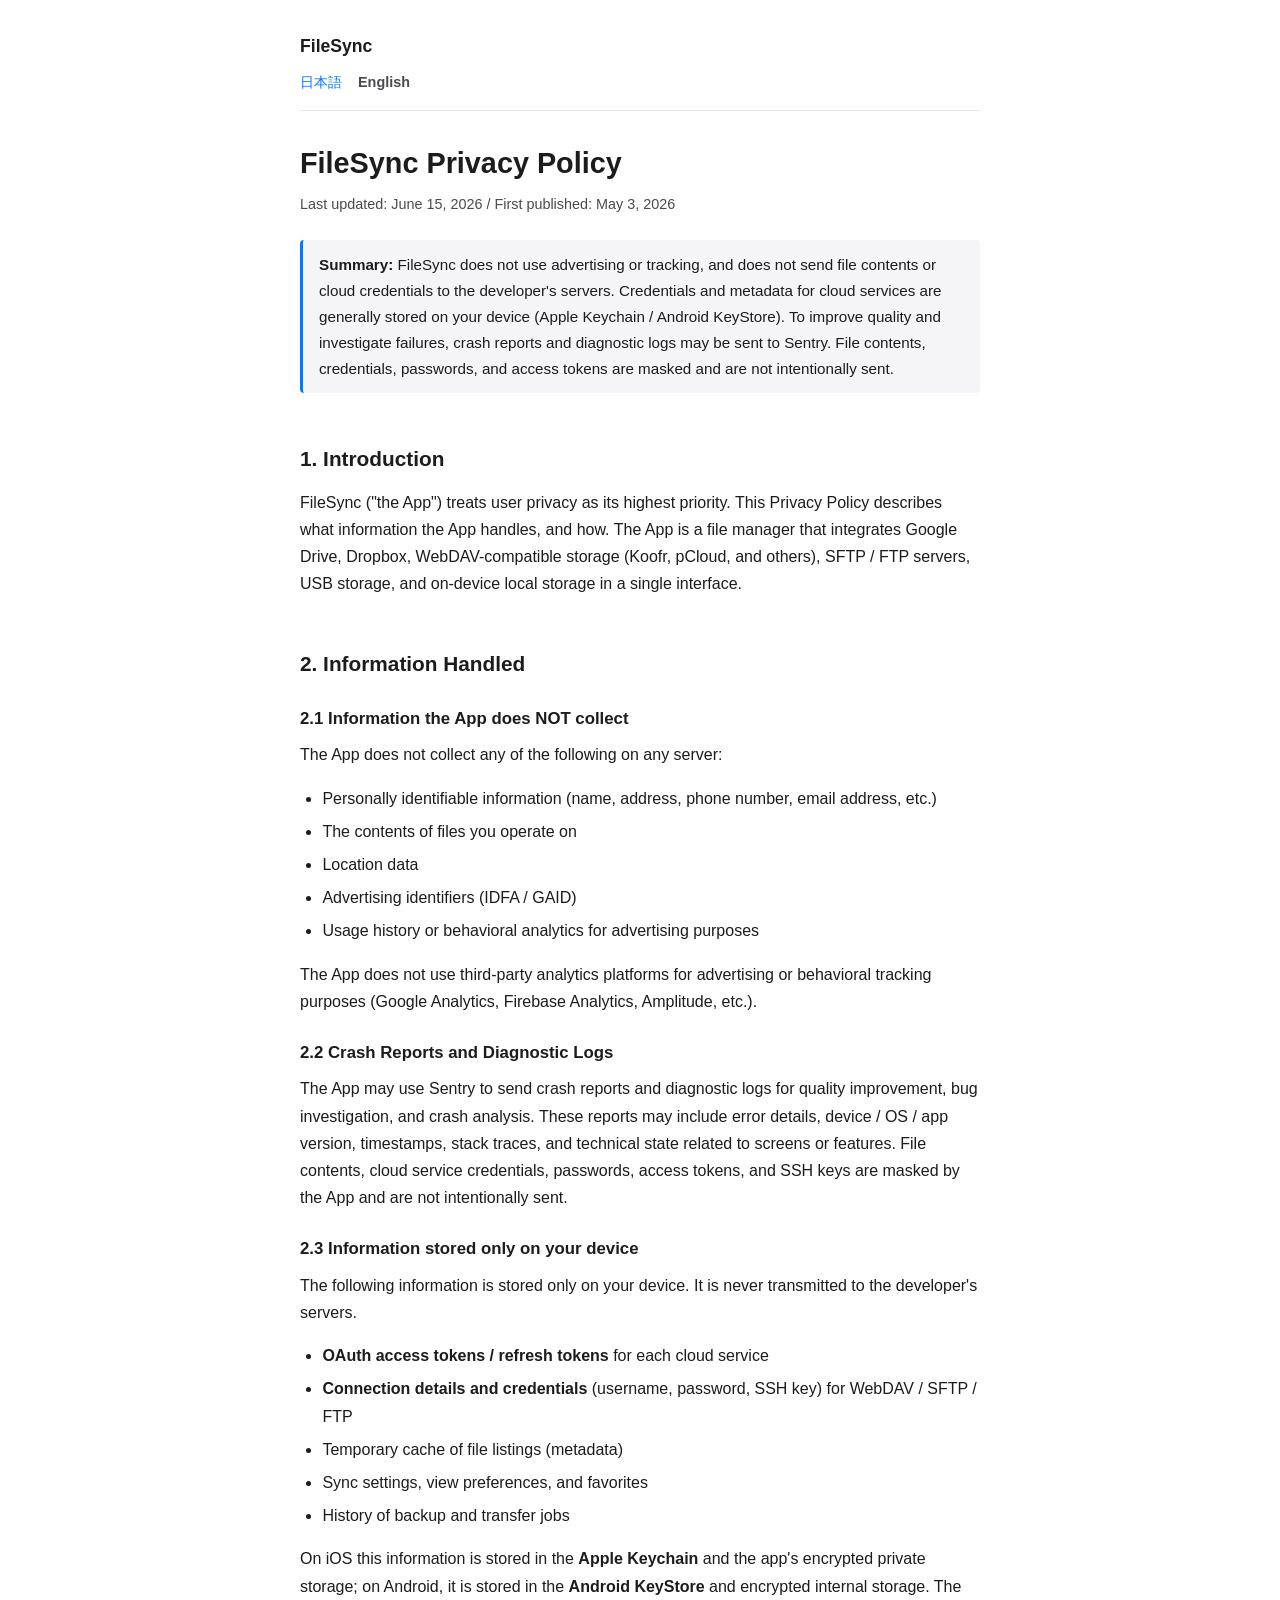
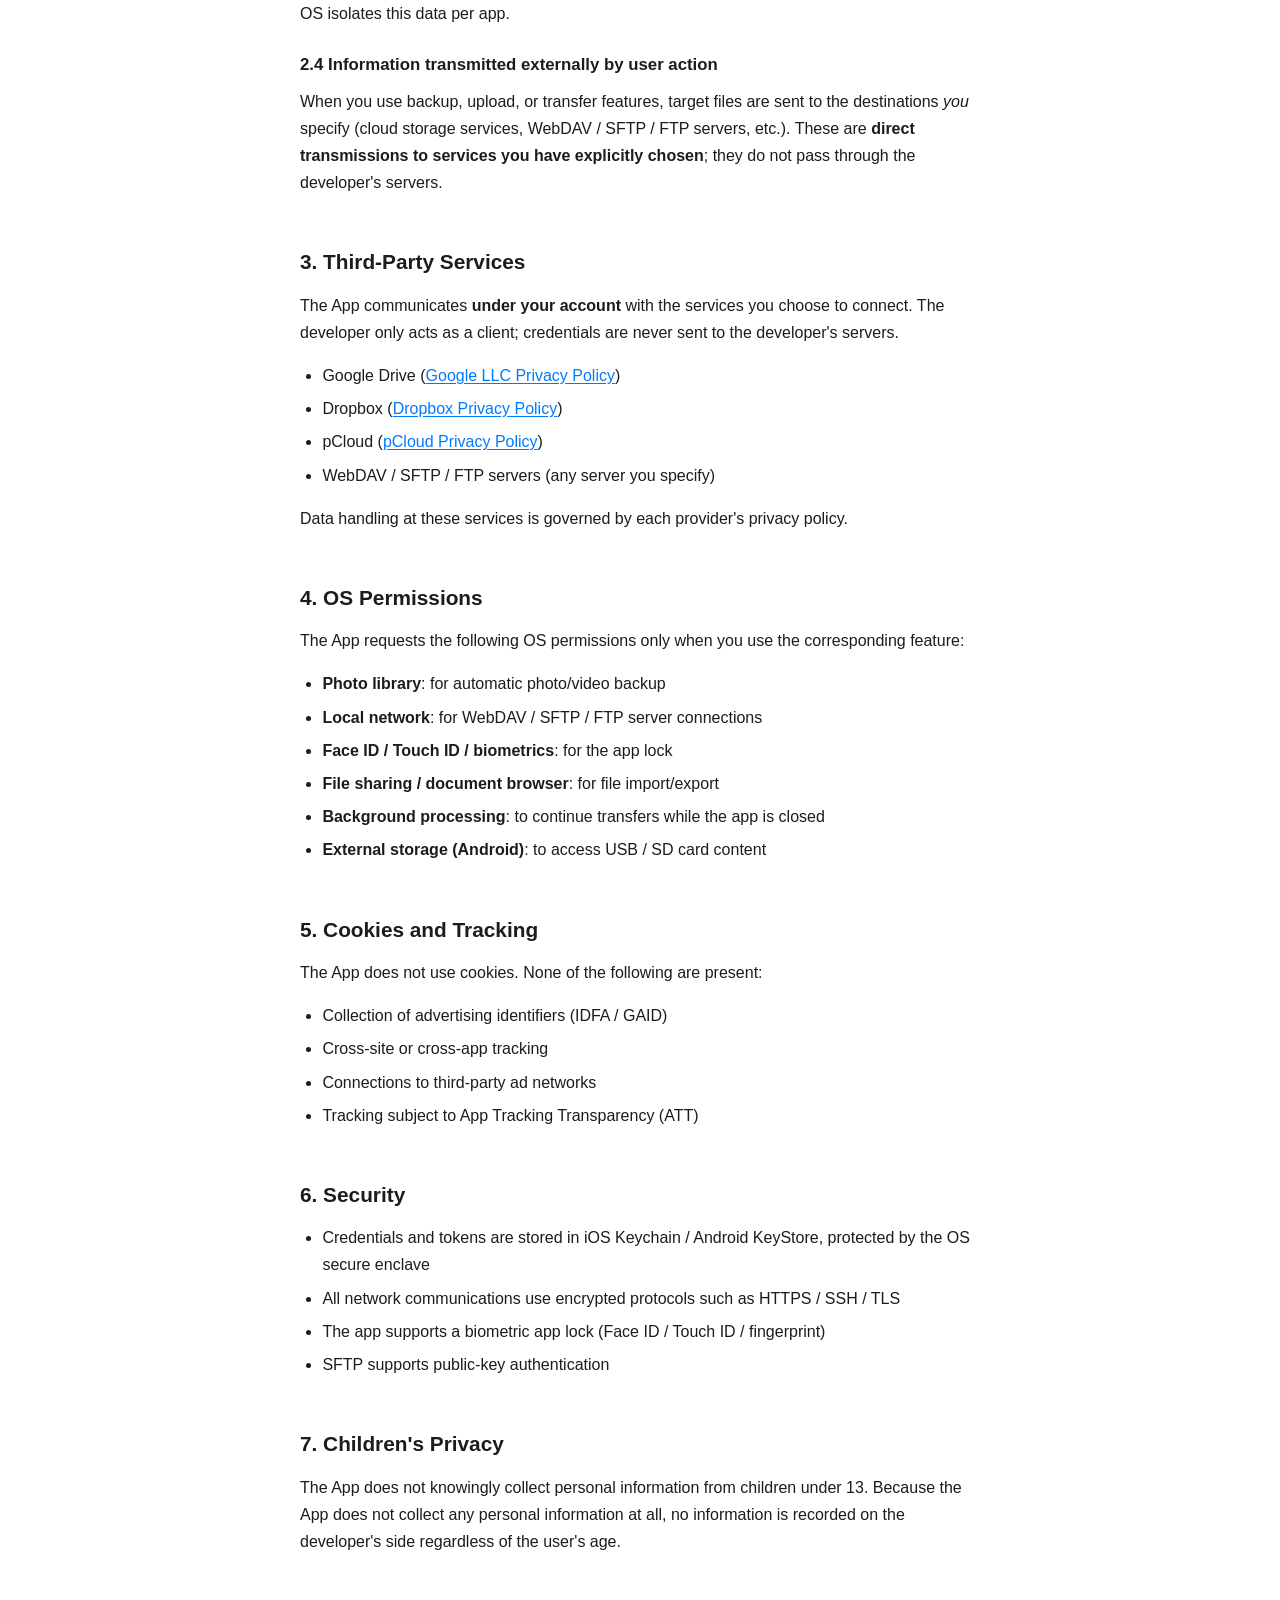
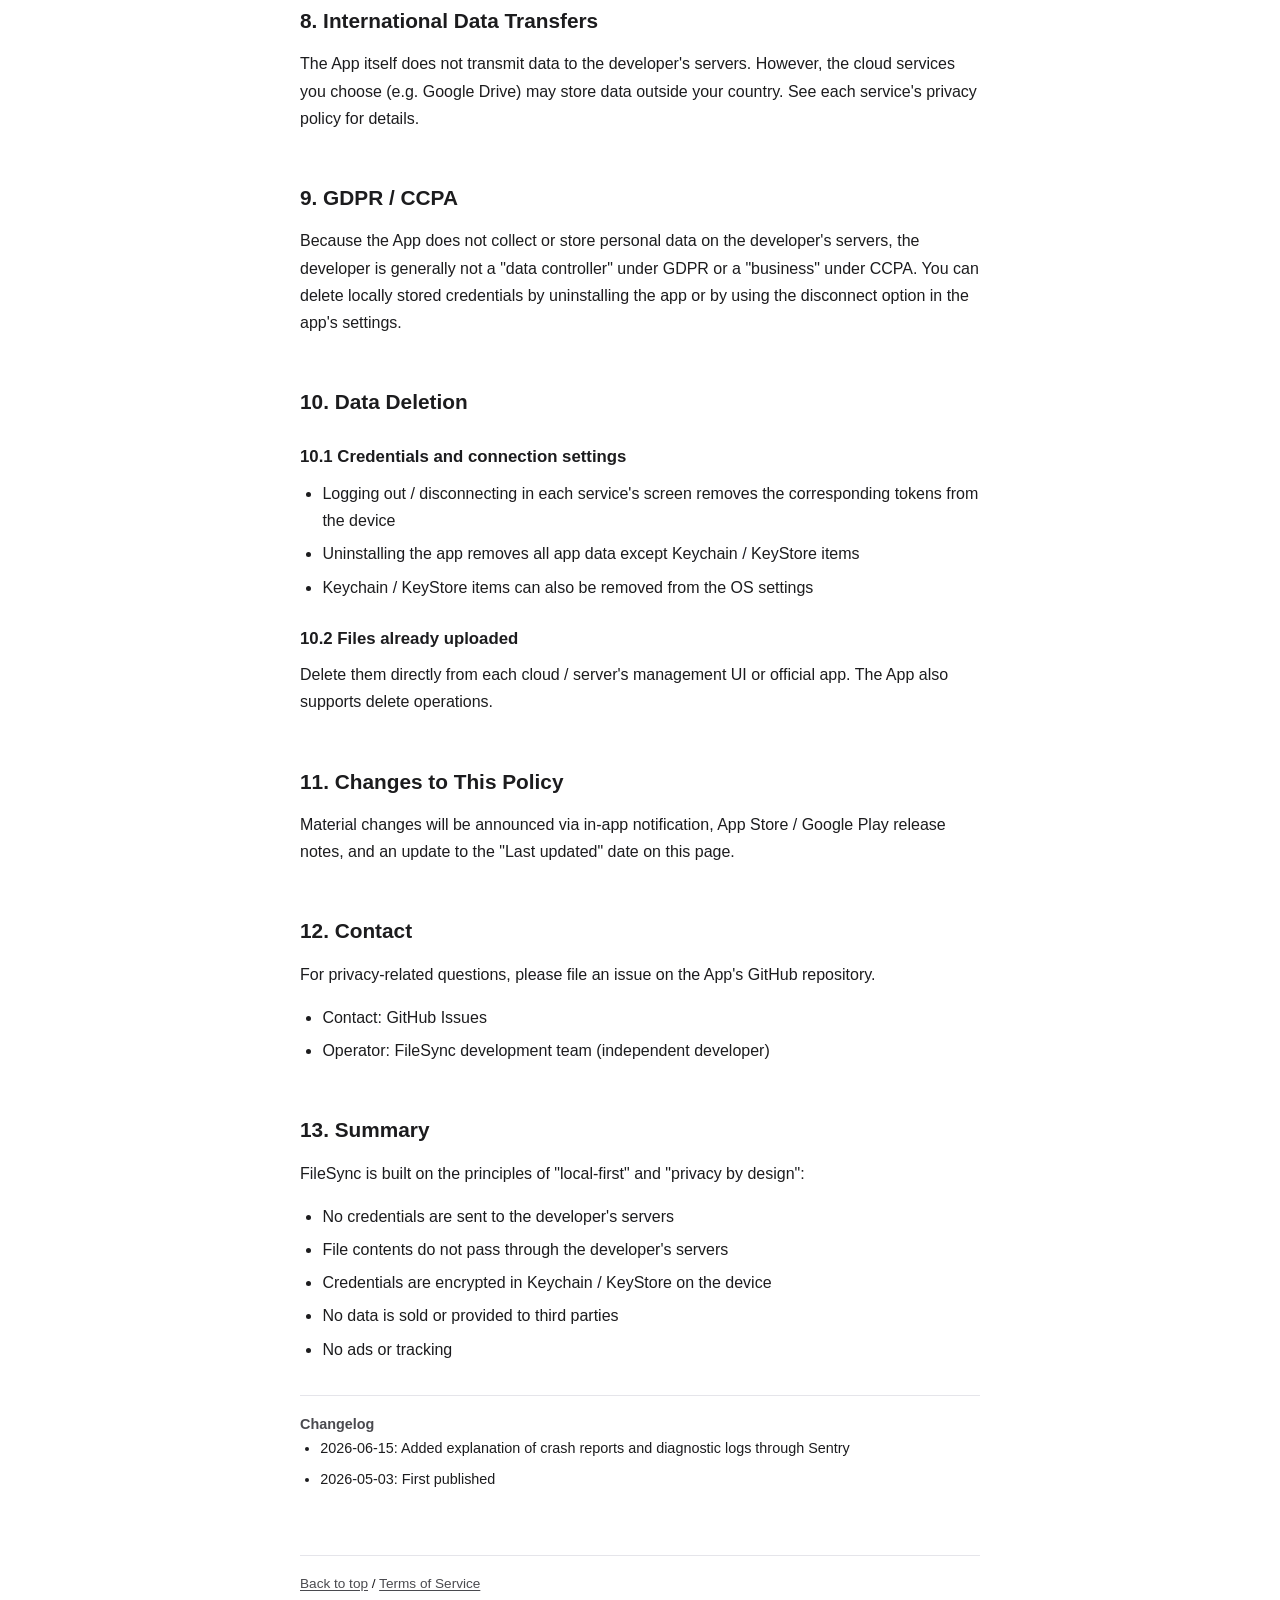
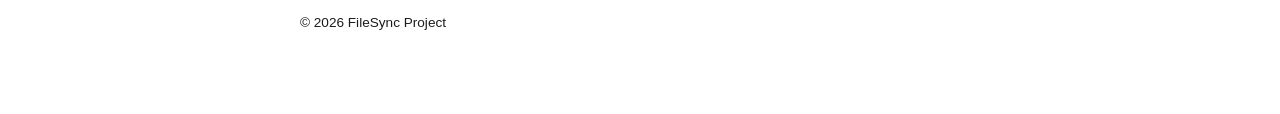
<file: filesync/privacy_en.html>
<!DOCTYPE html>
<html lang="en">
<head>
<meta charset="UTF-8">
<meta name="viewport" content="width=device-width, initial-scale=1.0">
<meta name="robots" content="index,follow">
<title>Privacy Policy — FileSync</title>
<link rel="stylesheet" href="style.css">
</head>
<body>
<div class="container">
  <header>
    <p class="site-title"><a href="./index.html">FileSync</a></p>
    <nav class="lang-switch" aria-label="Language">
      <a href="./privacy.html">日本語</a>
      <a href="./privacy_en.html" class="active">English</a>
    </nav>
  </header>

  <h1>FileSync Privacy Policy</h1>
  <p class="meta">Last updated: June 15, 2026 / First published: May 3, 2026</p>

  <div class="notice">
    <strong>Summary:</strong> FileSync does not use advertising or tracking, and does not send file contents or cloud credentials to the developer's servers.
    Credentials and metadata for cloud services are generally stored on your device (Apple Keychain / Android KeyStore).
    To improve quality and investigate failures, crash reports and diagnostic logs may be sent to Sentry. File contents, credentials, passwords, and access tokens are masked and are not intentionally sent.
  </div>

  <h2>1. Introduction</h2>
  <p>
    FileSync ("the App") treats user privacy as its highest priority.
    This Privacy Policy describes what information the App handles, and how.
    The App is a file manager that integrates Google Drive, Dropbox, WebDAV-compatible storage (Koofr, pCloud, and others), SFTP / FTP servers, USB storage, and on-device local storage in a single interface.
  </p>

  <h2>2. Information Handled</h2>
  <h3>2.1 Information the App does NOT collect</h3>
  <p>The App does not collect any of the following on any server:</p>
  <ul>
    <li>Personally identifiable information (name, address, phone number, email address, etc.)</li>
    <li>The contents of files you operate on</li>
    <li>Location data</li>
    <li>Advertising identifiers (IDFA / GAID)</li>
    <li>Usage history or behavioral analytics for advertising purposes</li>
  </ul>
  <p>The App does not use third-party analytics platforms for advertising or behavioral tracking purposes (Google Analytics, Firebase Analytics, Amplitude, etc.).</p>

  <h3>2.2 Crash Reports and Diagnostic Logs</h3>
  <p>
    The App may use Sentry to send crash reports and diagnostic logs for quality improvement, bug investigation, and crash analysis.
    These reports may include error details, device / OS / app version, timestamps, stack traces, and technical state related to screens or features.
    File contents, cloud service credentials, passwords, access tokens, and SSH keys are masked by the App and are not intentionally sent.
  </p>

  <h3>2.3 Information stored only on your device</h3>
  <p>The following information is stored only on your device. It is never transmitted to the developer's servers.</p>
  <ul>
    <li><strong>OAuth access tokens / refresh tokens</strong> for each cloud service</li>
    <li><strong>Connection details and credentials</strong> (username, password, SSH key) for WebDAV / SFTP / FTP</li>
    <li>Temporary cache of file listings (metadata)</li>
    <li>Sync settings, view preferences, and favorites</li>
    <li>History of backup and transfer jobs</li>
  </ul>
  <p>
    On iOS this information is stored in the <strong>Apple Keychain</strong> and the app's encrypted private storage; on Android, it is stored in the <strong>Android KeyStore</strong> and encrypted internal storage. The OS isolates this data per app.
  </p>

  <h3>2.4 Information transmitted externally by user action</h3>
  <p>
    When you use backup, upload, or transfer features, target files are sent to the destinations <em>you</em> specify (cloud storage services, WebDAV / SFTP / FTP servers, etc.).
    These are <strong>direct transmissions to services you have explicitly chosen</strong>; they do not pass through the developer's servers.
  </p>

  <h2>3. Third-Party Services</h2>
  <p>
    The App communicates <strong>under your account</strong> with the services you choose to connect. The developer only acts as a client; credentials are never sent to the developer's servers.
  </p>
  <ul>
    <li>Google Drive (<a href="https://policies.google.com/privacy" target="_blank" rel="noopener">Google LLC Privacy Policy</a>)</li>
    <li>Dropbox (<a href="https://www.dropbox.com/privacy" target="_blank" rel="noopener">Dropbox Privacy Policy</a>)</li>
    <li>pCloud (<a href="https://www.pcloud.com/help/privacy-policy" target="_blank" rel="noopener">pCloud Privacy Policy</a>)</li>
    <li>WebDAV / SFTP / FTP servers (any server you specify)</li>
  </ul>
  <p>Data handling at these services is governed by each provider's privacy policy.</p>

  <h2>4. OS Permissions</h2>
  <p>The App requests the following OS permissions only when you use the corresponding feature:</p>
  <ul>
    <li><strong>Photo library</strong>: for automatic photo/video backup</li>
    <li><strong>Local network</strong>: for WebDAV / SFTP / FTP server connections</li>
    <li><strong>Face ID / Touch ID / biometrics</strong>: for the app lock</li>
    <li><strong>File sharing / document browser</strong>: for file import/export</li>
    <li><strong>Background processing</strong>: to continue transfers while the app is closed</li>
    <li><strong>External storage (Android)</strong>: to access USB / SD card content</li>
  </ul>

  <h2>5. Cookies and Tracking</h2>
  <p>The App does not use cookies. None of the following are present:</p>
  <ul>
    <li>Collection of advertising identifiers (IDFA / GAID)</li>
    <li>Cross-site or cross-app tracking</li>
    <li>Connections to third-party ad networks</li>
    <li>Tracking subject to App Tracking Transparency (ATT)</li>
  </ul>

  <h2>6. Security</h2>
  <ul>
    <li>Credentials and tokens are stored in iOS Keychain / Android KeyStore, protected by the OS secure enclave</li>
    <li>All network communications use encrypted protocols such as HTTPS / SSH / TLS</li>
    <li>The app supports a biometric app lock (Face ID / Touch ID / fingerprint)</li>
    <li>SFTP supports public-key authentication</li>
  </ul>

  <h2>7. Children's Privacy</h2>
  <p>
    The App does not knowingly collect personal information from children under 13.
    Because the App does not collect any personal information at all, no information is recorded on the developer's side regardless of the user's age.
  </p>

  <h2>8. International Data Transfers</h2>
  <p>
    The App itself does not transmit data to the developer's servers.
    However, the cloud services you choose (e.g. Google Drive) may store data outside your country. See each service's privacy policy for details.
  </p>

  <h2>9. GDPR / CCPA</h2>
  <p>
    Because the App does not collect or store personal data on the developer's servers, the developer is generally not a "data controller" under GDPR or a "business" under CCPA.
    You can delete locally stored credentials by uninstalling the app or by using the disconnect option in the app's settings.
  </p>

  <h2>10. Data Deletion</h2>
  <h3>10.1 Credentials and connection settings</h3>
  <ul>
    <li>Logging out / disconnecting in each service's screen removes the corresponding tokens from the device</li>
    <li>Uninstalling the app removes all app data except Keychain / KeyStore items</li>
    <li>Keychain / KeyStore items can also be removed from the OS settings</li>
  </ul>
  <h3>10.2 Files already uploaded</h3>
  <p>Delete them directly from each cloud / server's management UI or official app. The App also supports delete operations.</p>

  <h2>11. Changes to This Policy</h2>
  <p>
    Material changes will be announced via in-app notification, App Store / Google Play release notes, and an update to the "Last updated" date on this page.
  </p>

  <h2>12. Contact</h2>
  <p>For privacy-related questions, please file an issue on the App's GitHub repository.</p>
  <ul>
    <li>Contact: GitHub Issues</li>
    <li>Operator: FileSync development team (independent developer)</li>
  </ul>

  <h2>13. Summary</h2>
  <p>FileSync is built on the principles of "local-first" and "privacy by design":</p>
  <ul>
    <li>No credentials are sent to the developer's servers</li>
    <li>File contents do not pass through the developer's servers</li>
    <li>Credentials are encrypted in Keychain / KeyStore on the device</li>
    <li>No data is sold or provided to third parties</li>
    <li>No ads or tracking</li>
  </ul>

  <div class="changelog">
    <strong>Changelog</strong>
    <ul>
      <li>2026-06-15: Added explanation of crash reports and diagnostic logs through Sentry</li>
      <li>2026-05-03: First published</li>
    </ul>
  </div>

  <footer>
    <p><a href="./index.html">Back to top</a> / <a href="./terms_en.html">Terms of Service</a></p>
    <p>&copy; 2026 FileSync Project</p>
  </footer>
</div>
</body>
</html>
</file>
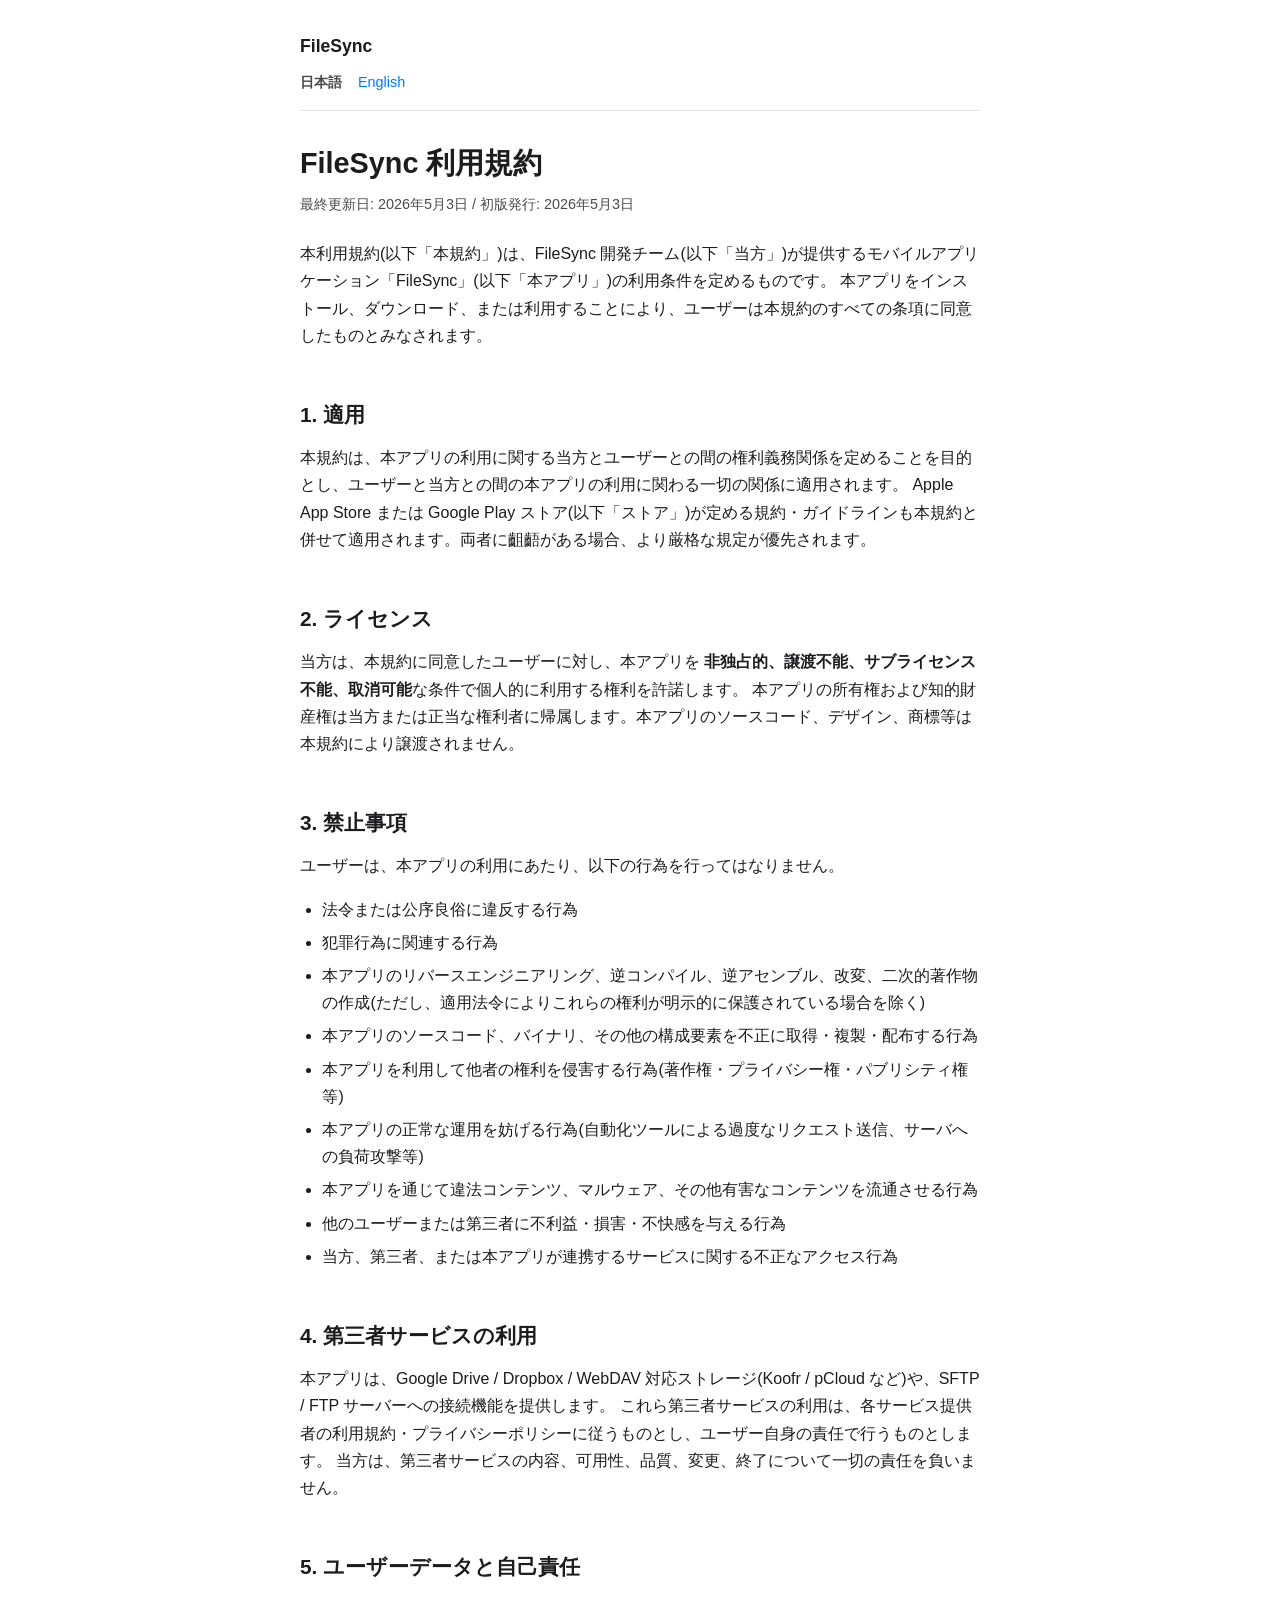
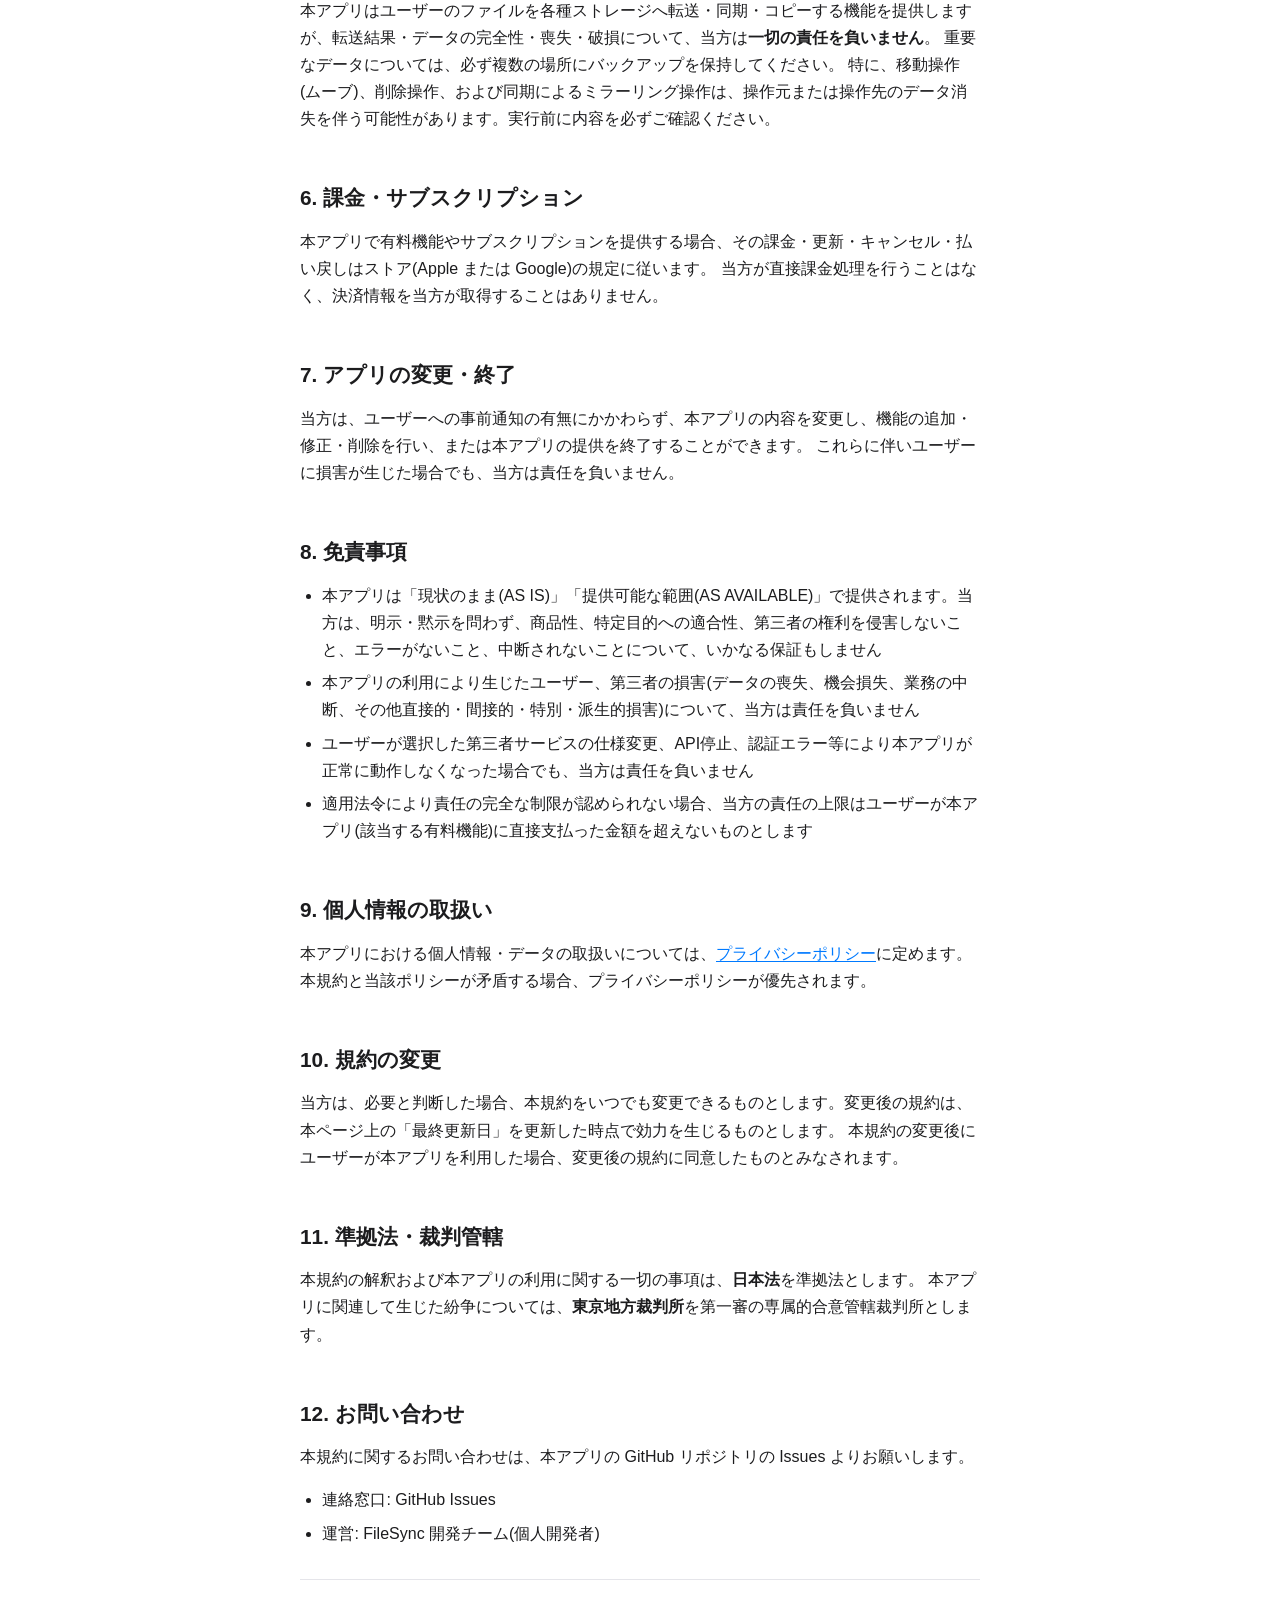
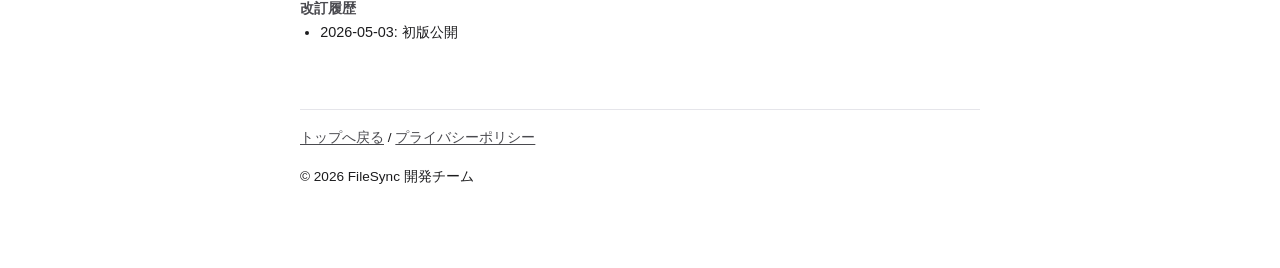
<file: filesync/terms.html>
<!DOCTYPE html>
<html lang="ja">
<head>
<meta charset="UTF-8">
<meta name="viewport" content="width=device-width, initial-scale=1.0">
<meta name="robots" content="index,follow">
<title>利用規約 — FileSync</title>
<link rel="stylesheet" href="style.css">
</head>
<body>
<div class="container">
  <header>
    <p class="site-title"><a href="./index.html">FileSync</a></p>
    <nav class="lang-switch" aria-label="Language">
      <a href="./terms.html" class="active">日本語</a>
      <a href="./terms_en.html">English</a>
    </nav>
  </header>

  <h1>FileSync 利用規約</h1>
  <p class="meta">最終更新日: 2026年5月3日 / 初版発行: 2026年5月3日</p>

  <p>
    本利用規約(以下「本規約」)は、FileSync 開発チーム(以下「当方」)が提供するモバイルアプリケーション「FileSync」(以下「本アプリ」)の利用条件を定めるものです。
    本アプリをインストール、ダウンロード、または利用することにより、ユーザーは本規約のすべての条項に同意したものとみなされます。
  </p>

  <h2>1. 適用</h2>
  <p>
    本規約は、本アプリの利用に関する当方とユーザーとの間の権利義務関係を定めることを目的とし、ユーザーと当方との間の本アプリの利用に関わる一切の関係に適用されます。
    Apple App Store または Google Play ストア(以下「ストア」)が定める規約・ガイドラインも本規約と併せて適用されます。両者に齟齬がある場合、より厳格な規定が優先されます。
  </p>

  <h2>2. ライセンス</h2>
  <p>
    当方は、本規約に同意したユーザーに対し、本アプリを <strong>非独占的、譲渡不能、サブライセンス不能、取消可能</strong>な条件で個人的に利用する権利を許諾します。
    本アプリの所有権および知的財産権は当方または正当な権利者に帰属します。本アプリのソースコード、デザイン、商標等は本規約により譲渡されません。
  </p>

  <h2>3. 禁止事項</h2>
  <p>ユーザーは、本アプリの利用にあたり、以下の行為を行ってはなりません。</p>
  <ul>
    <li>法令または公序良俗に違反する行為</li>
    <li>犯罪行為に関連する行為</li>
    <li>本アプリのリバースエンジニアリング、逆コンパイル、逆アセンブル、改変、二次的著作物の作成(ただし、適用法令によりこれらの権利が明示的に保護されている場合を除く)</li>
    <li>本アプリのソースコード、バイナリ、その他の構成要素を不正に取得・複製・配布する行為</li>
    <li>本アプリを利用して他者の権利を侵害する行為(著作権・プライバシー権・パブリシティ権等)</li>
    <li>本アプリの正常な運用を妨げる行為(自動化ツールによる過度なリクエスト送信、サーバへの負荷攻撃等)</li>
    <li>本アプリを通じて違法コンテンツ、マルウェア、その他有害なコンテンツを流通させる行為</li>
    <li>他のユーザーまたは第三者に不利益・損害・不快感を与える行為</li>
    <li>当方、第三者、または本アプリが連携するサービスに関する不正なアクセス行為</li>
  </ul>

  <h2>4. 第三者サービスの利用</h2>
  <p>
    本アプリは、Google Drive / Dropbox / WebDAV 対応ストレージ(Koofr / pCloud など)や、SFTP / FTP サーバーへの接続機能を提供します。
    これら第三者サービスの利用は、各サービス提供者の利用規約・プライバシーポリシーに従うものとし、ユーザー自身の責任で行うものとします。
    当方は、第三者サービスの内容、可用性、品質、変更、終了について一切の責任を負いません。
  </p>

  <h2>5. ユーザーデータと自己責任</h2>
  <p>
    本アプリはユーザーのファイルを各種ストレージへ転送・同期・コピーする機能を提供しますが、転送結果・データの完全性・喪失・破損について、当方は<strong>一切の責任を負いません</strong>。
    重要なデータについては、必ず複数の場所にバックアップを保持してください。
    特に、移動操作(ムーブ)、削除操作、および同期によるミラーリング操作は、操作元または操作先のデータ消失を伴う可能性があります。実行前に内容を必ずご確認ください。
  </p>

  <h2>6. 課金・サブスクリプション</h2>
  <p>
    本アプリで有料機能やサブスクリプションを提供する場合、その課金・更新・キャンセル・払い戻しはストア(Apple または Google)の規定に従います。
    当方が直接課金処理を行うことはなく、決済情報を当方が取得することはありません。
  </p>

  <h2>7. アプリの変更・終了</h2>
  <p>
    当方は、ユーザーへの事前通知の有無にかかわらず、本アプリの内容を変更し、機能の追加・修正・削除を行い、または本アプリの提供を終了することができます。
    これらに伴いユーザーに損害が生じた場合でも、当方は責任を負いません。
  </p>

  <h2>8. 免責事項</h2>
  <ul>
    <li>本アプリは「現状のまま(AS IS)」「提供可能な範囲(AS AVAILABLE)」で提供されます。当方は、明示・黙示を問わず、商品性、特定目的への適合性、第三者の権利を侵害しないこと、エラーがないこと、中断されないことについて、いかなる保証もしません</li>
    <li>本アプリの利用により生じたユーザー、第三者の損害(データの喪失、機会損失、業務の中断、その他直接的・間接的・特別・派生的損害)について、当方は責任を負いません</li>
    <li>ユーザーが選択した第三者サービスの仕様変更、API停止、認証エラー等により本アプリが正常に動作しなくなった場合でも、当方は責任を負いません</li>
    <li>適用法令により責任の完全な制限が認められない場合、当方の責任の上限はユーザーが本アプリ(該当する有料機能)に直接支払った金額を超えないものとします</li>
  </ul>

  <h2>9. 個人情報の取扱い</h2>
  <p>
    本アプリにおける個人情報・データの取扱いについては、<a href="./privacy.html">プライバシーポリシー</a>に定めます。本規約と当該ポリシーが矛盾する場合、プライバシーポリシーが優先されます。
  </p>

  <h2>10. 規約の変更</h2>
  <p>
    当方は、必要と判断した場合、本規約をいつでも変更できるものとします。変更後の規約は、本ページ上の「最終更新日」を更新した時点で効力を生じるものとします。
    本規約の変更後にユーザーが本アプリを利用した場合、変更後の規約に同意したものとみなされます。
  </p>

  <h2>11. 準拠法・裁判管轄</h2>
  <p>
    本規約の解釈および本アプリの利用に関する一切の事項は、<strong>日本法</strong>を準拠法とします。
    本アプリに関連して生じた紛争については、<strong>東京地方裁判所</strong>を第一審の専属的合意管轄裁判所とします。
  </p>

  <h2>12. お問い合わせ</h2>
  <p>本規約に関するお問い合わせは、本アプリの GitHub リポジトリの Issues よりお願いします。</p>
  <ul>
    <li>連絡窓口: GitHub Issues</li>
    <li>運営: FileSync 開発チーム(個人開発者)</li>
  </ul>

  <div class="changelog">
    <strong>改訂履歴</strong>
    <ul>
      <li>2026-05-03: 初版公開</li>
    </ul>
  </div>

  <footer>
    <p><a href="./index.html">トップへ戻る</a> / <a href="./privacy.html">プライバシーポリシー</a></p>
    <p>&copy; 2026 FileSync 開発チーム</p>
  </footer>
</div>
</body>
</html>
</file>
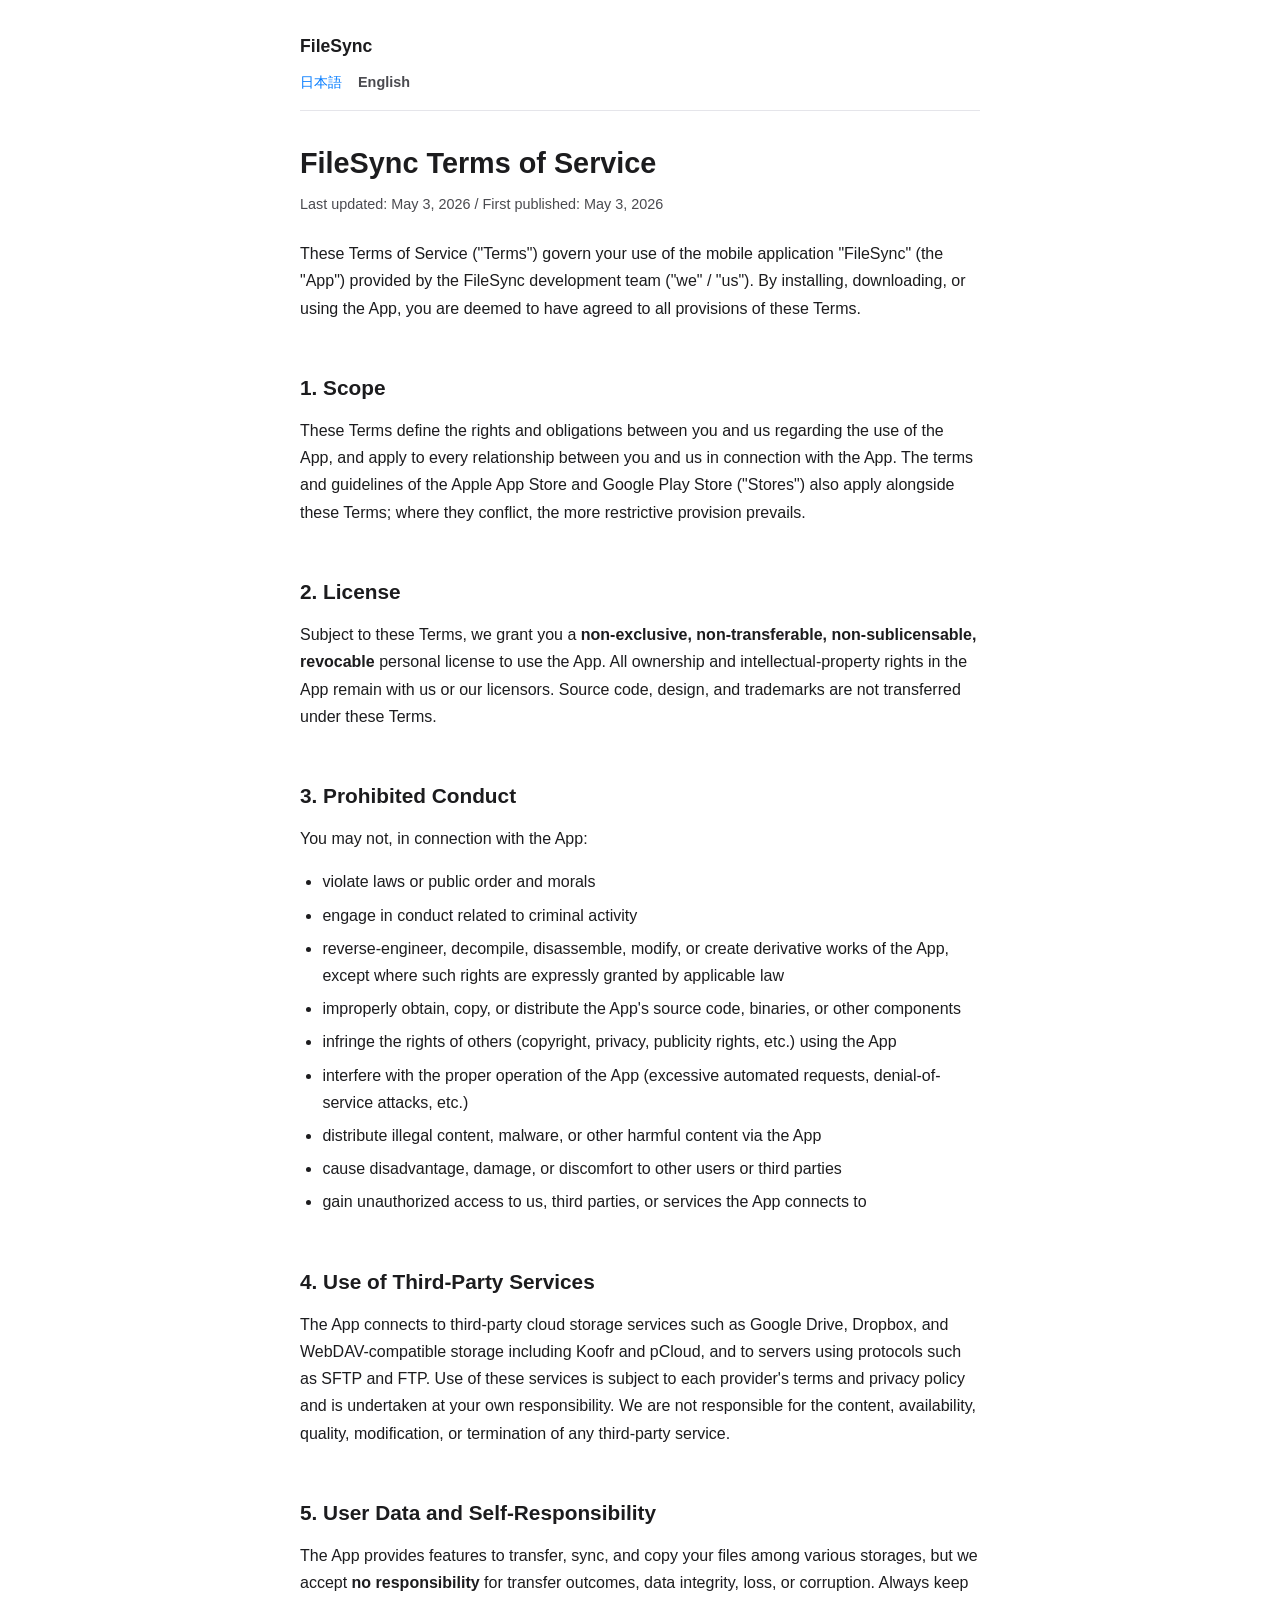
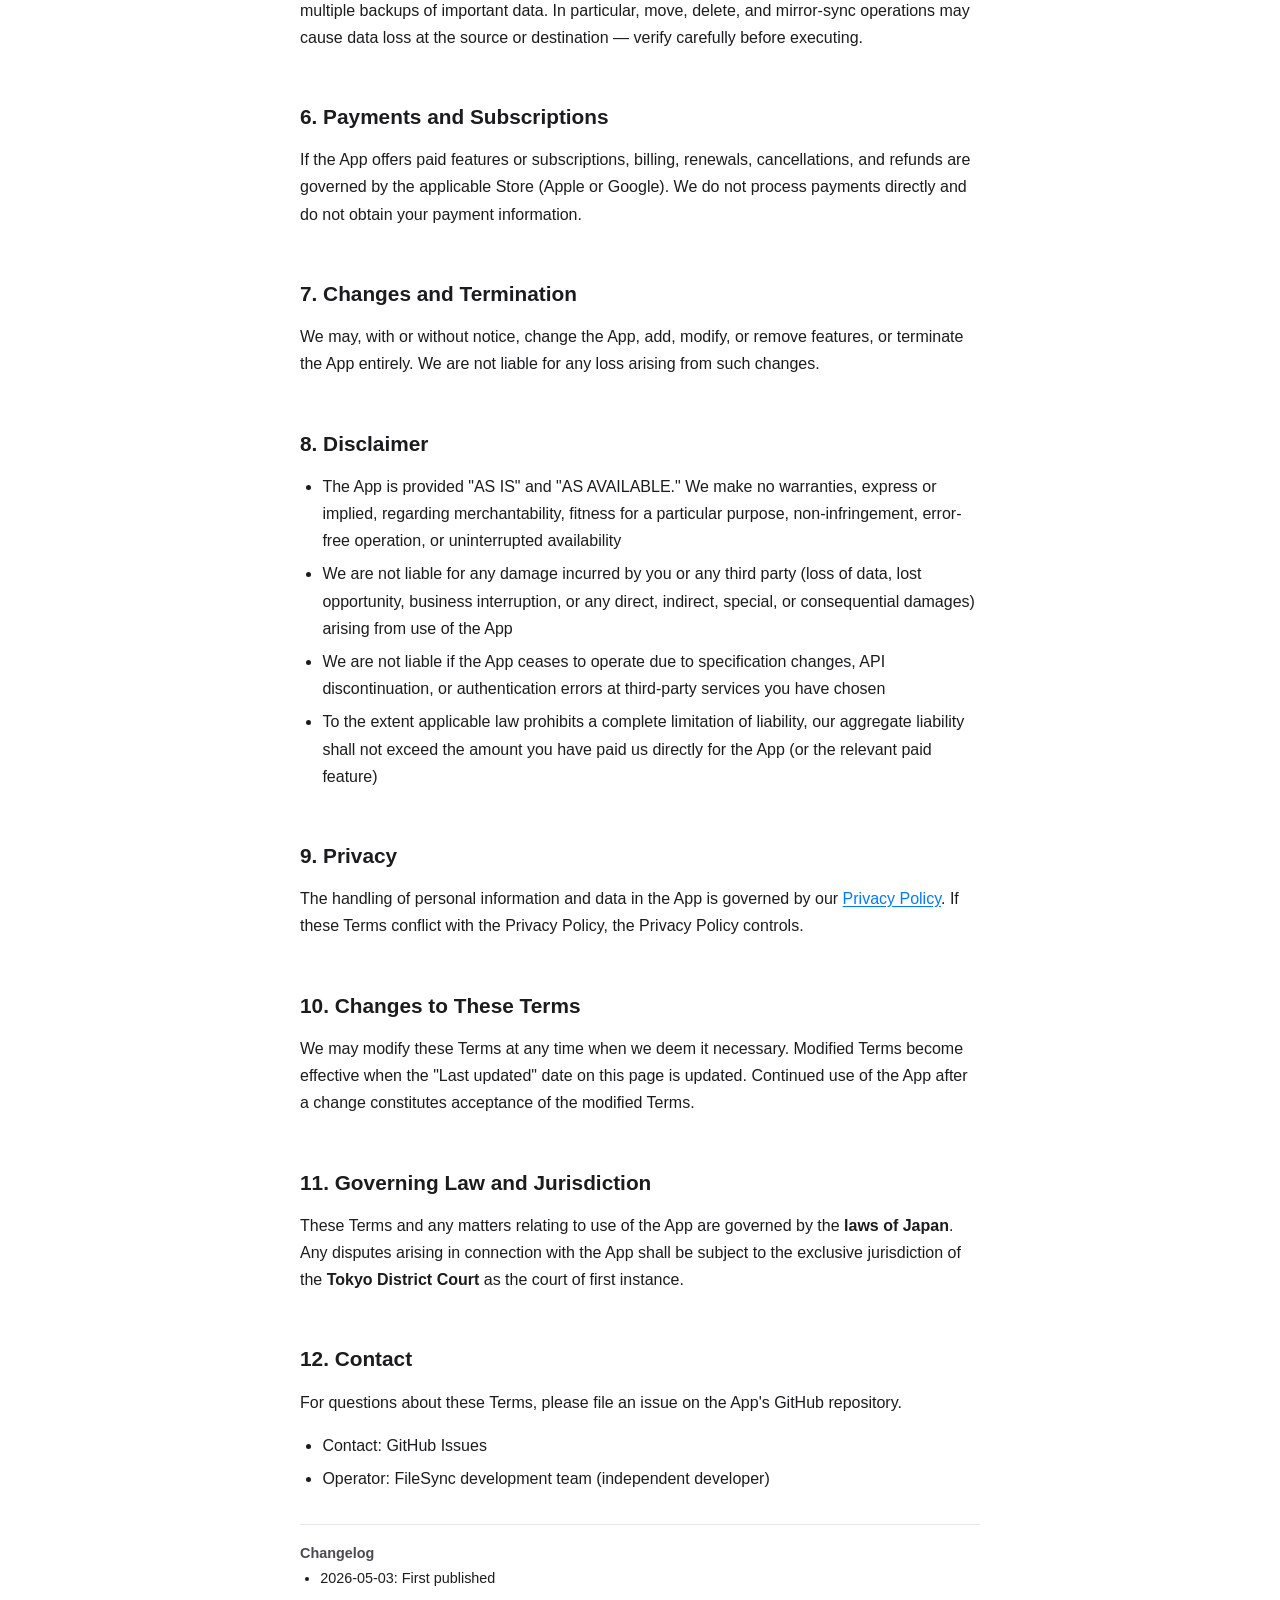
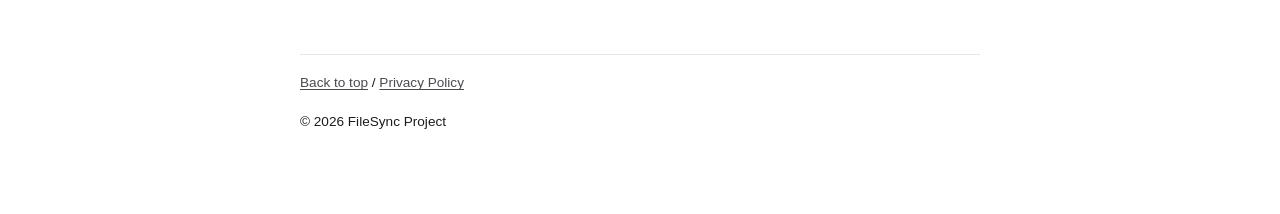
<file: filesync/terms_en.html>
<!DOCTYPE html>
<html lang="en">
<head>
<meta charset="UTF-8">
<meta name="viewport" content="width=device-width, initial-scale=1.0">
<meta name="robots" content="index,follow">
<title>Terms of Service — FileSync</title>
<link rel="stylesheet" href="style.css">
</head>
<body>
<div class="container">
  <header>
    <p class="site-title"><a href="./index.html">FileSync</a></p>
    <nav class="lang-switch" aria-label="Language">
      <a href="./terms.html">日本語</a>
      <a href="./terms_en.html" class="active">English</a>
    </nav>
  </header>

  <h1>FileSync Terms of Service</h1>
  <p class="meta">Last updated: May 3, 2026 / First published: May 3, 2026</p>

  <p>
    These Terms of Service ("Terms") govern your use of the mobile application "FileSync" (the "App") provided by the FileSync development team ("we" / "us").
    By installing, downloading, or using the App, you are deemed to have agreed to all provisions of these Terms.
  </p>

  <h2>1. Scope</h2>
  <p>
    These Terms define the rights and obligations between you and us regarding the use of the App, and apply to every relationship between you and us in connection with the App.
    The terms and guidelines of the Apple App Store and Google Play Store ("Stores") also apply alongside these Terms; where they conflict, the more restrictive provision prevails.
  </p>

  <h2>2. License</h2>
  <p>
    Subject to these Terms, we grant you a <strong>non-exclusive, non-transferable, non-sublicensable, revocable</strong> personal license to use the App.
    All ownership and intellectual-property rights in the App remain with us or our licensors. Source code, design, and trademarks are not transferred under these Terms.
  </p>

  <h2>3. Prohibited Conduct</h2>
  <p>You may not, in connection with the App:</p>
  <ul>
    <li>violate laws or public order and morals</li>
    <li>engage in conduct related to criminal activity</li>
    <li>reverse-engineer, decompile, disassemble, modify, or create derivative works of the App, except where such rights are expressly granted by applicable law</li>
    <li>improperly obtain, copy, or distribute the App's source code, binaries, or other components</li>
    <li>infringe the rights of others (copyright, privacy, publicity rights, etc.) using the App</li>
    <li>interfere with the proper operation of the App (excessive automated requests, denial-of-service attacks, etc.)</li>
    <li>distribute illegal content, malware, or other harmful content via the App</li>
    <li>cause disadvantage, damage, or discomfort to other users or third parties</li>
    <li>gain unauthorized access to us, third parties, or services the App connects to</li>
  </ul>

  <h2>4. Use of Third-Party Services</h2>
  <p>
    The App connects to third-party cloud storage services such as Google Drive, Dropbox, and WebDAV-compatible storage including Koofr and pCloud, and to servers using protocols such as SFTP and FTP.
    Use of these services is subject to each provider's terms and privacy policy and is undertaken at your own responsibility.
    We are not responsible for the content, availability, quality, modification, or termination of any third-party service.
  </p>

  <h2>5. User Data and Self-Responsibility</h2>
  <p>
    The App provides features to transfer, sync, and copy your files among various storages, but we accept <strong>no responsibility</strong> for transfer outcomes, data integrity, loss, or corruption.
    Always keep multiple backups of important data.
    In particular, move, delete, and mirror-sync operations may cause data loss at the source or destination — verify carefully before executing.
  </p>

  <h2>6. Payments and Subscriptions</h2>
  <p>
    If the App offers paid features or subscriptions, billing, renewals, cancellations, and refunds are governed by the applicable Store (Apple or Google).
    We do not process payments directly and do not obtain your payment information.
  </p>

  <h2>7. Changes and Termination</h2>
  <p>
    We may, with or without notice, change the App, add, modify, or remove features, or terminate the App entirely.
    We are not liable for any loss arising from such changes.
  </p>

  <h2>8. Disclaimer</h2>
  <ul>
    <li>The App is provided "AS IS" and "AS AVAILABLE." We make no warranties, express or implied, regarding merchantability, fitness for a particular purpose, non-infringement, error-free operation, or uninterrupted availability</li>
    <li>We are not liable for any damage incurred by you or any third party (loss of data, lost opportunity, business interruption, or any direct, indirect, special, or consequential damages) arising from use of the App</li>
    <li>We are not liable if the App ceases to operate due to specification changes, API discontinuation, or authentication errors at third-party services you have chosen</li>
    <li>To the extent applicable law prohibits a complete limitation of liability, our aggregate liability shall not exceed the amount you have paid us directly for the App (or the relevant paid feature)</li>
  </ul>

  <h2>9. Privacy</h2>
  <p>
    The handling of personal information and data in the App is governed by our <a href="./privacy_en.html">Privacy Policy</a>. If these Terms conflict with the Privacy Policy, the Privacy Policy controls.
  </p>

  <h2>10. Changes to These Terms</h2>
  <p>
    We may modify these Terms at any time when we deem it necessary. Modified Terms become effective when the "Last updated" date on this page is updated.
    Continued use of the App after a change constitutes acceptance of the modified Terms.
  </p>

  <h2>11. Governing Law and Jurisdiction</h2>
  <p>
    These Terms and any matters relating to use of the App are governed by the <strong>laws of Japan</strong>.
    Any disputes arising in connection with the App shall be subject to the exclusive jurisdiction of the <strong>Tokyo District Court</strong> as the court of first instance.
  </p>

  <h2>12. Contact</h2>
  <p>For questions about these Terms, please file an issue on the App's GitHub repository.</p>
  <ul>
    <li>Contact: GitHub Issues</li>
    <li>Operator: FileSync development team (independent developer)</li>
  </ul>

  <div class="changelog">
    <strong>Changelog</strong>
    <ul>
      <li>2026-05-03: First published</li>
    </ul>
  </div>

  <footer>
    <p><a href="./index.html">Back to top</a> / <a href="./privacy_en.html">Privacy Policy</a></p>
    <p>&copy; 2026 FileSync Project</p>
  </footer>
</div>
</body>
</html>
</file>
<file: style.css>
:root {
  --fg: #1c1c1e;
  --fg-muted: #4a4a4f;
  --bg: #ffffff;
  --accent: #007aff;
  --accent-hover: #0056cc;
  --border: #e5e5ea;
  --code-bg: #f5f5f7;
}

@media (prefers-color-scheme: dark) {
  :root {
    --fg: #f5f5f7;
    --fg-muted: #a1a1a6;
    --bg: #1c1c1e;
    --accent: #4a9eff;
    --accent-hover: #6cb0ff;
    --border: #38383c;
    --code-bg: #2c2c2e;
  }
}

* {
  box-sizing: border-box;
}

html {
  -webkit-text-size-adjust: 100%;
}

body {
  font-family: -apple-system, BlinkMacSystemFont, "Helvetica Neue", "Hiragino Sans", "Hiragino Kaku Gothic ProN", "Yu Gothic", Meiryo, sans-serif;
  font-size: 16px;
  line-height: 1.7;
  color: var(--fg);
  background: var(--bg);
  margin: 0;
  padding: 0;
}

.container {
  max-width: 720px;
  margin: 0 auto;
  padding: 32px 20px 64px;
}

header {
  border-bottom: 1px solid var(--border);
  padding-bottom: 16px;
  margin-bottom: 32px;
}

header .site-title {
  font-size: 1.1rem;
  font-weight: 600;
  margin: 0;
}

header .site-title a {
  color: var(--fg);
  text-decoration: none;
}

nav.lang-switch {
  margin-top: 8px;
  font-size: 0.9rem;
}

nav.lang-switch a {
  color: var(--accent);
  text-decoration: none;
  margin-right: 12px;
}

nav.lang-switch a:hover {
  text-decoration: underline;
}

nav.lang-switch a.active {
  color: var(--fg-muted);
  pointer-events: none;
  font-weight: 600;
}

h1 {
  font-size: 1.8rem;
  font-weight: 700;
  line-height: 1.4;
  margin: 0 0 8px;
}

h2 {
  font-size: 1.3rem;
  font-weight: 600;
  margin: 40px 0 12px;
  padding-top: 8px;
}

h3 {
  font-size: 1.05rem;
  font-weight: 600;
  margin: 24px 0 8px;
}

p, li {
  color: var(--fg);
}

p {
  margin: 0 0 16px;
}

ul, ol {
  padding-left: 1.4em;
  margin: 0 0 16px;
}

li {
  margin-bottom: 6px;
}

a {
  color: var(--accent);
  text-decoration: underline;
  text-underline-offset: 2px;
}

a:hover {
  color: var(--accent-hover);
}

.meta {
  color: var(--fg-muted);
  font-size: 0.9rem;
  margin-bottom: 24px;
}

.notice {
  background: var(--code-bg);
  border-left: 3px solid var(--accent);
  padding: 12px 16px;
  margin: 16px 0 24px;
  border-radius: 4px;
  font-size: 0.95rem;
}

code {
  background: var(--code-bg);
  padding: 2px 6px;
  border-radius: 4px;
  font-family: ui-monospace, SFMono-Regular, "SF Mono", Menlo, Consolas, monospace;
  font-size: 0.92em;
}

footer {
  margin-top: 64px;
  padding-top: 16px;
  border-top: 1px solid var(--border);
  color: var(--fg-muted);
  font-size: 0.85rem;
}

footer a {
  color: var(--fg-muted);
}

.toc {
  list-style: none;
  padding: 0;
  margin: 0 0 24px;
}

.toc li {
  margin-bottom: 4px;
}

.index-cards {
  display: grid;
  grid-template-columns: 1fr 1fr;
  gap: 16px;
  margin-top: 24px;
}

@media (max-width: 600px) {
  .index-cards {
    grid-template-columns: 1fr;
  }

  .container {
    padding: 24px 16px 48px;
  }

  h1 {
    font-size: 1.5rem;
  }
}

.index-card {
  display: block;
  border: 1px solid var(--border);
  border-radius: 8px;
  padding: 20px;
  text-decoration: none;
  color: var(--fg);
  transition: border-color 0.15s ease, transform 0.15s ease;
}

.index-card:hover {
  border-color: var(--accent);
  transform: translateY(-1px);
  color: var(--fg);
}

.index-card .card-title {
  font-size: 1.05rem;
  font-weight: 600;
  margin: 0 0 4px;
}

.index-card .card-sub {
  font-size: 0.9rem;
  color: var(--fg-muted);
  margin: 0;
}

.changelog {
  font-size: 0.9rem;
  color: var(--fg-muted);
  border-top: 1px solid var(--border);
  margin-top: 32px;
  padding-top: 16px;
}

.changelog ul {
  padding-left: 1.4em;
}
</file>
<file: filesync/style.css>
:root {
  --fg: #1c1c1e;
  --fg-muted: #4a4a4f;
  --bg: #ffffff;
  --accent: #007aff;
  --accent-hover: #0056cc;
  --border: #e5e5ea;
  --code-bg: #f5f5f7;
}

@media (prefers-color-scheme: dark) {
  :root {
    --fg: #f5f5f7;
    --fg-muted: #a1a1a6;
    --bg: #1c1c1e;
    --accent: #4a9eff;
    --accent-hover: #6cb0ff;
    --border: #38383c;
    --code-bg: #2c2c2e;
  }
}

* {
  box-sizing: border-box;
}

html {
  -webkit-text-size-adjust: 100%;
}

body {
  font-family: -apple-system, BlinkMacSystemFont, "Helvetica Neue", "Hiragino Sans", "Hiragino Kaku Gothic ProN", "Yu Gothic", Meiryo, sans-serif;
  font-size: 16px;
  line-height: 1.7;
  color: var(--fg);
  background: var(--bg);
  margin: 0;
  padding: 0;
}

.container {
  max-width: 720px;
  margin: 0 auto;
  padding: 32px 20px 64px;
}

header {
  border-bottom: 1px solid var(--border);
  padding-bottom: 16px;
  margin-bottom: 32px;
}

header .site-title {
  font-size: 1.1rem;
  font-weight: 600;
  margin: 0;
}

header .site-title a {
  color: var(--fg);
  text-decoration: none;
}

header .site-title .crumb {
  color: var(--fg-muted);
  font-weight: 400;
}

nav.lang-switch {
  margin-top: 8px;
  font-size: 0.9rem;
}

nav.lang-switch a {
  color: var(--accent);
  text-decoration: none;
  margin-right: 12px;
}

nav.lang-switch a:hover {
  text-decoration: underline;
}

nav.lang-switch a.active {
  color: var(--fg-muted);
  pointer-events: none;
  font-weight: 600;
}

h1 {
  font-size: 1.8rem;
  font-weight: 700;
  line-height: 1.4;
  margin: 0 0 8px;
}

h2 {
  font-size: 1.3rem;
  font-weight: 600;
  margin: 40px 0 12px;
  padding-top: 8px;
}

h3 {
  font-size: 1.05rem;
  font-weight: 600;
  margin: 24px 0 8px;
}

p, li {
  color: var(--fg);
}

p {
  margin: 0 0 16px;
}

ul, ol {
  padding-left: 1.4em;
  margin: 0 0 16px;
}

li {
  margin-bottom: 6px;
}

a {
  color: var(--accent);
  text-decoration: underline;
  text-underline-offset: 2px;
}

a:hover {
  color: var(--accent-hover);
}

.meta {
  color: var(--fg-muted);
  font-size: 0.9rem;
  margin-bottom: 24px;
}

.notice {
  background: var(--code-bg);
  border-left: 3px solid var(--accent);
  padding: 12px 16px;
  margin: 16px 0 24px;
  border-radius: 4px;
  font-size: 0.95rem;
}

code {
  background: var(--code-bg);
  padding: 2px 6px;
  border-radius: 4px;
  font-family: ui-monospace, SFMono-Regular, "SF Mono", Menlo, Consolas, monospace;
  font-size: 0.92em;
}

footer {
  margin-top: 64px;
  padding-top: 16px;
  border-top: 1px solid var(--border);
  color: var(--fg-muted);
  font-size: 0.85rem;
}

footer a {
  color: var(--fg-muted);
}

.toc {
  list-style: none;
  padding: 0;
  margin: 0 0 24px;
}

.toc li {
  margin-bottom: 4px;
}

.index-cards {
  display: grid;
  grid-template-columns: 1fr 1fr;
  gap: 16px;
  margin-top: 24px;
}

@media (max-width: 600px) {
  .index-cards {
    grid-template-columns: 1fr;
  }

  .container {
    padding: 24px 16px 48px;
  }

  h1 {
    font-size: 1.5rem;
  }
}

.index-card {
  display: block;
  border: 1px solid var(--border);
  border-radius: 8px;
  padding: 20px;
  text-decoration: none;
  color: var(--fg);
  transition: border-color 0.15s ease, transform 0.15s ease;
}

.index-card:hover {
  border-color: var(--accent);
  transform: translateY(-1px);
  color: var(--fg);
}

.index-card .card-title {
  font-size: 1.05rem;
  font-weight: 600;
  margin: 0 0 4px;
}

.index-card .card-sub {
  font-size: 0.9rem;
  color: var(--fg-muted);
  margin: 0;
}

.changelog {
  font-size: 0.9rem;
  color: var(--fg-muted);
  border-top: 1px solid var(--border);
  margin-top: 32px;
  padding-top: 16px;
}

.changelog ul {
  padding-left: 1.4em;
}

/* ===== Portal / Product pages (added 2026-06-17) ===== */

.hero {
  margin: 8px 0 8px;
}

.hero h1 {
  font-size: 2.4rem;
  line-height: 1.2;
}

.hero .hero-sub {
  font-size: 1.4rem;
  font-weight: 600;
  color: var(--fg-muted);
}

.hero-lead {
  font-size: 1.05rem;
  color: var(--fg-muted);
  margin-top: 4px;
}

/* Portal product cards */
.product-grid {
  display: grid;
  grid-template-columns: 1fr 1fr;
  gap: 16px;
  margin-top: 16px;
}

.product-card {
  display: block;
  border: 1px solid var(--border);
  border-radius: 12px;
  padding: 22px;
  text-decoration: none;
  color: var(--fg);
  background: var(--bg);
  transition: border-color 0.15s ease, transform 0.15s ease, box-shadow 0.15s ease;
}

.product-card:hover {
  border-color: var(--accent);
  transform: translateY(-2px);
  box-shadow: 0 6px 20px rgba(0, 0, 0, 0.06);
  color: var(--fg);
}

.product-card-feature {
  border-width: 2px;
  border-color: var(--accent);
  background: linear-gradient(180deg, rgba(0, 122, 255, 0.05), transparent);
  margin-bottom: 8px;
}

.product-card-feature .product-title {
  font-size: 1.6rem;
}

.product-badge {
  display: inline-block;
  font-size: 0.72rem;
  font-weight: 600;
  letter-spacing: 0.02em;
  color: var(--accent);
  background: var(--code-bg);
  border-radius: 999px;
  padding: 3px 10px;
  margin-bottom: 10px;
}

.product-title {
  font-size: 1.2rem;
  font-weight: 700;
  margin: 0 0 6px;
}

.product-desc {
  font-size: 0.92rem;
  color: var(--fg-muted);
  margin: 0 0 12px;
}

.product-links {
  margin: 0;
  display: flex;
  flex-wrap: wrap;
  gap: 8px;
}

.product-link-pill {
  display: inline-block;
  font-size: 0.8rem;
  font-weight: 600;
  color: var(--accent);
  border: 1px solid var(--border);
  border-radius: 6px;
  padding: 4px 10px;
}

/* Product feature grid (filesync page) */
.feature-grid {
  display: grid;
  grid-template-columns: 1fr 1fr;
  gap: 16px;
  margin-top: 16px;
}

.feature-card {
  border: 1px solid var(--border);
  border-radius: 10px;
  padding: 20px;
  background: var(--bg);
}

.feature-title {
  font-size: 1.02rem;
  font-weight: 600;
  margin: 0 0 6px;
}

.feature-desc {
  font-size: 0.9rem;
  color: var(--fg-muted);
  margin: 0;
}

.service-list {
  display: flex;
  flex-wrap: wrap;
  gap: 8px;
  list-style: none;
  padding: 0;
  margin: 12px 0 24px;
}

.service-list li {
  font-size: 0.88rem;
  color: var(--fg);
  background: var(--code-bg);
  border: 1px solid var(--border);
  border-radius: 6px;
  padding: 5px 12px;
  margin: 0;
}

.screenshot-placeholder {
  display: flex;
  align-items: center;
  justify-content: center;
  height: 220px;
  margin: 20px 0 8px;
  border: 1px dashed var(--border);
  border-radius: 12px;
  background: var(--code-bg);
  color: var(--fg-muted);
  font-size: 0.9rem;
}

@media (max-width: 600px) {
  .product-grid,
  .feature-grid {
    grid-template-columns: 1fr;
  }

  .hero h1 {
    font-size: 1.9rem;
  }

  .product-card-feature .product-title {
    font-size: 1.35rem;
  }
}
</file>
